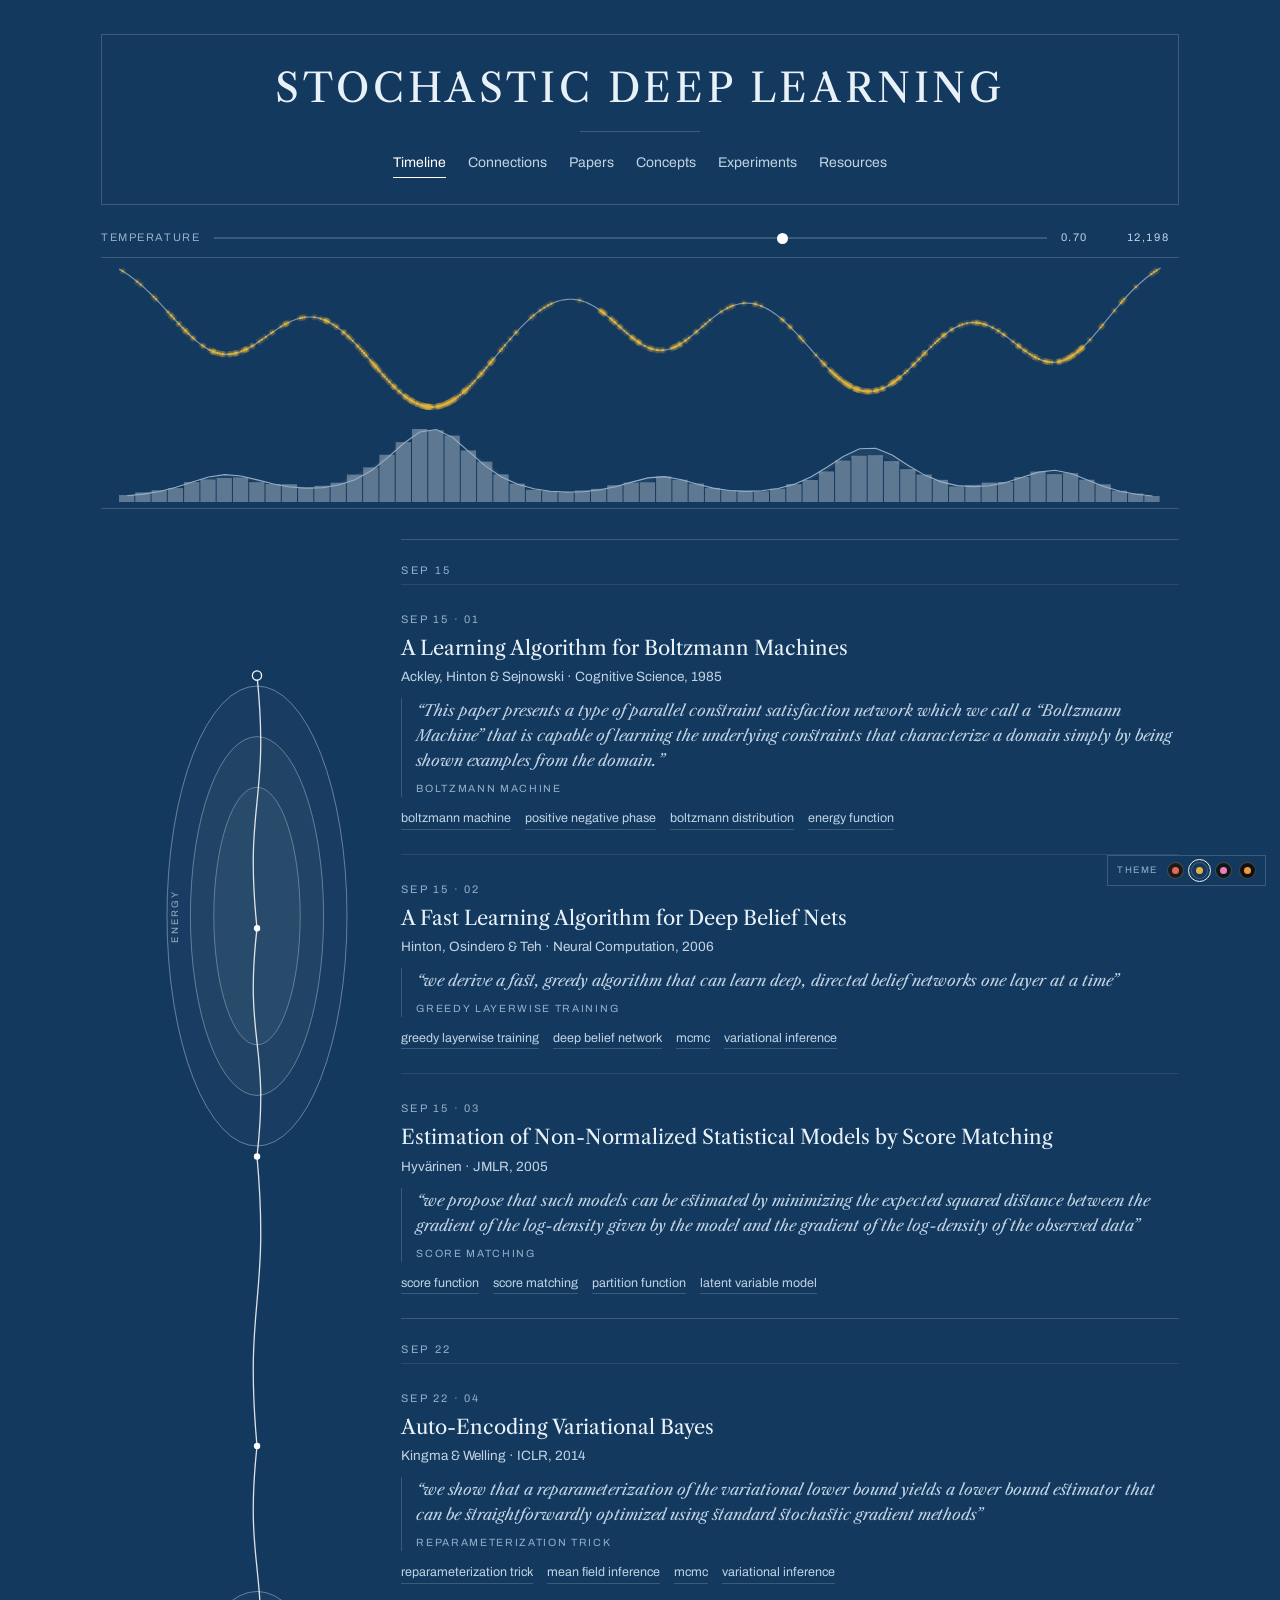
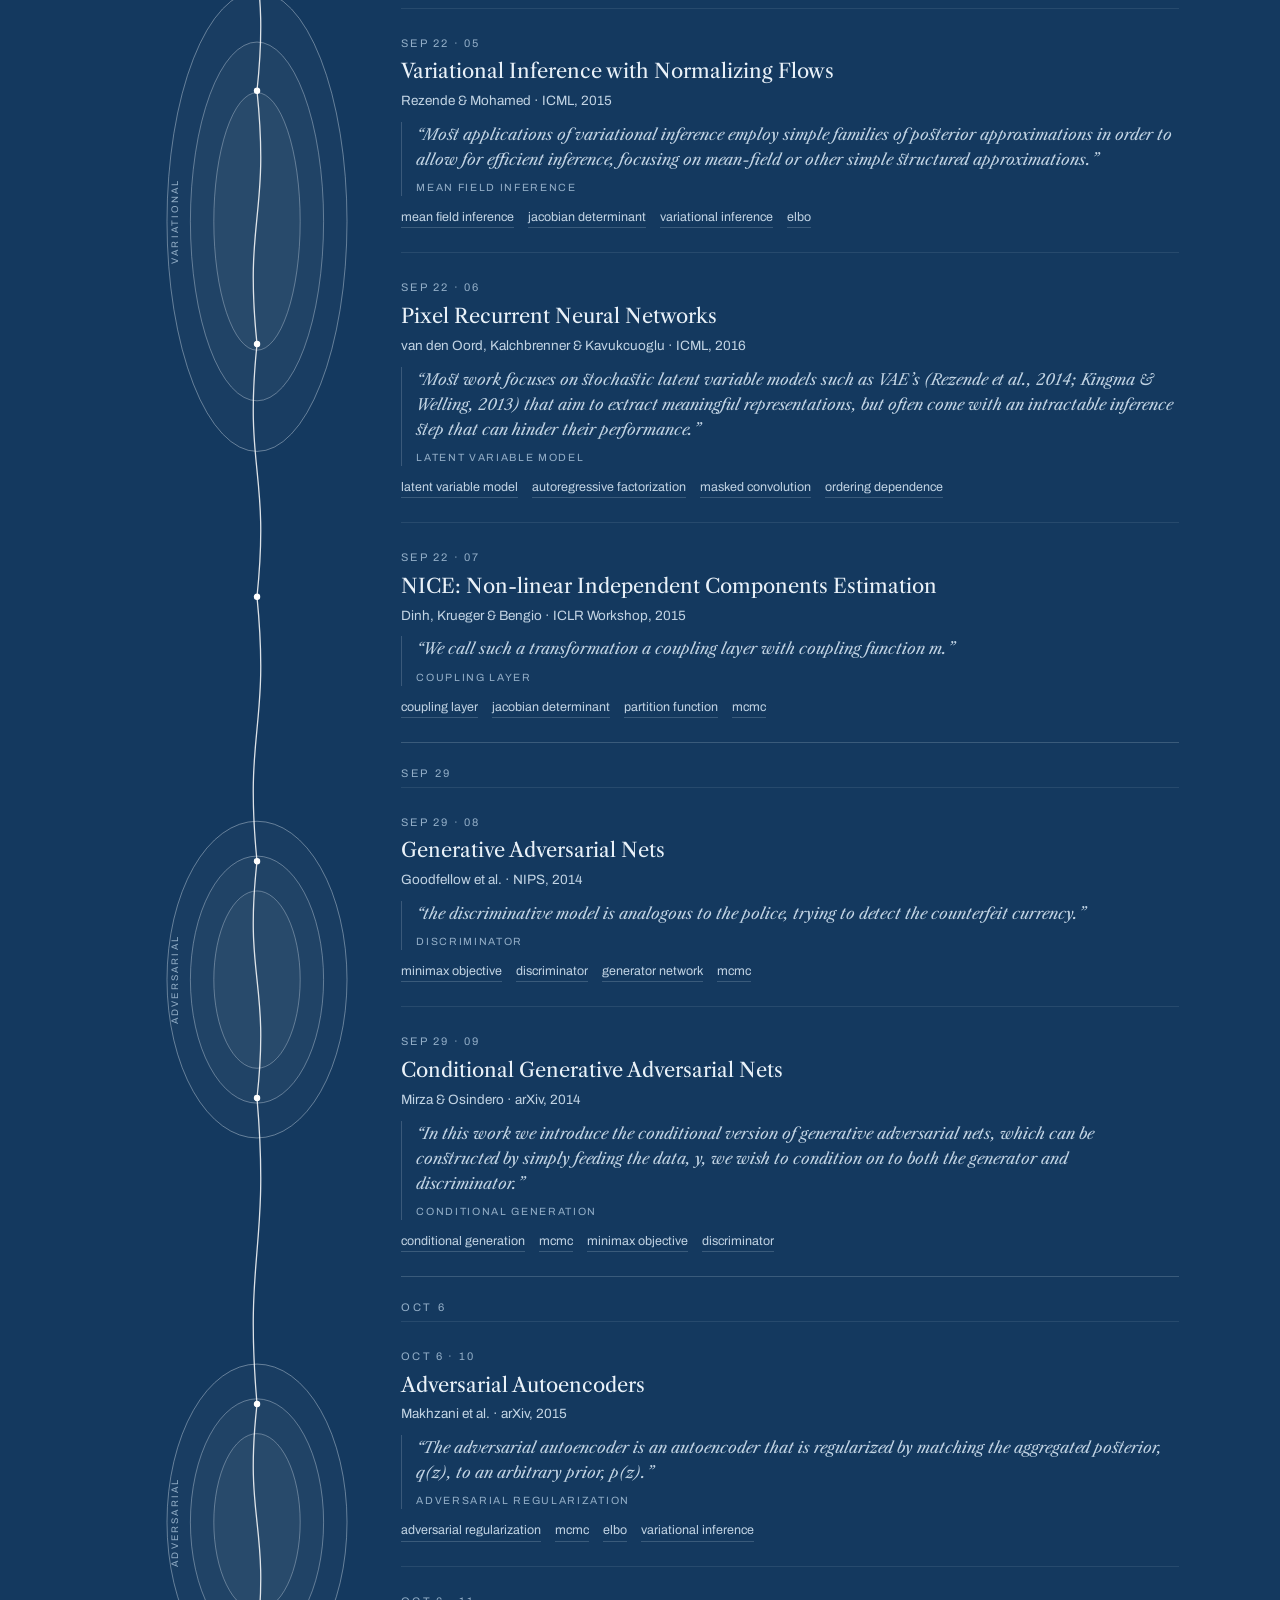
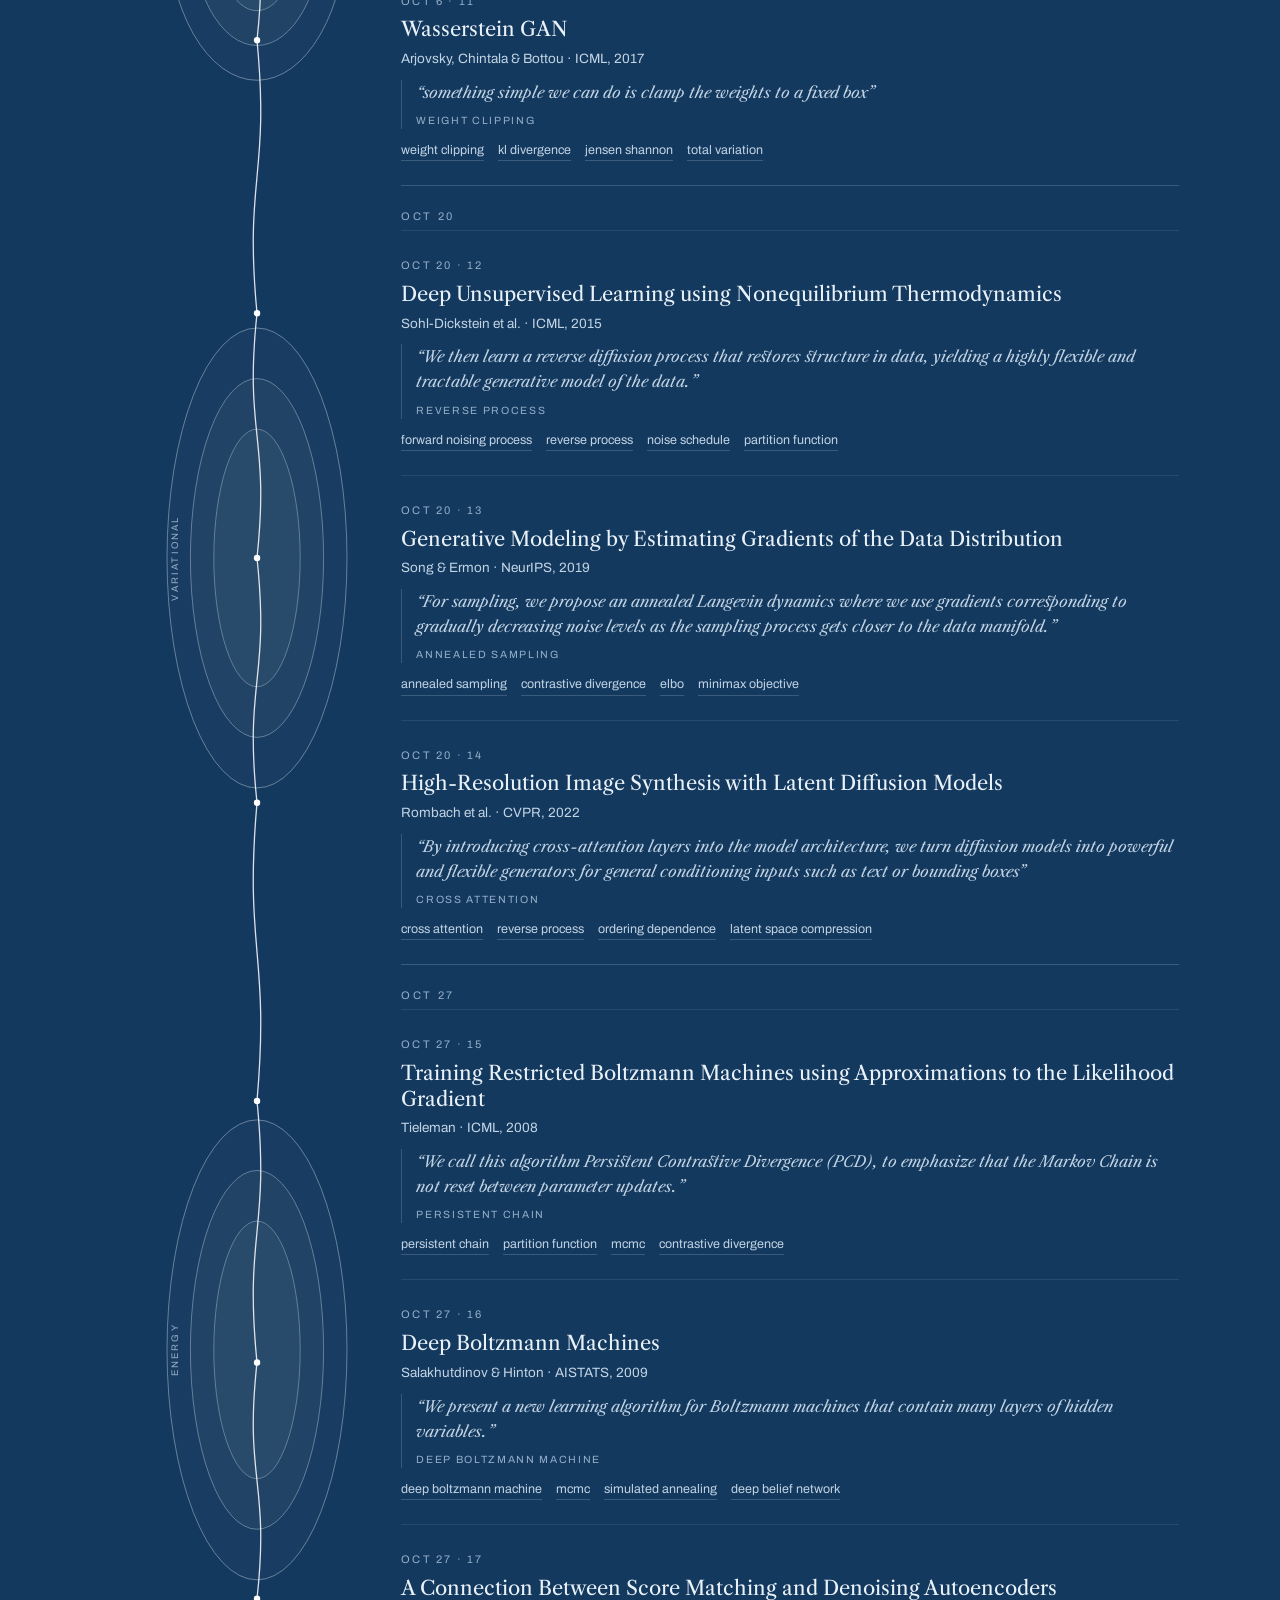
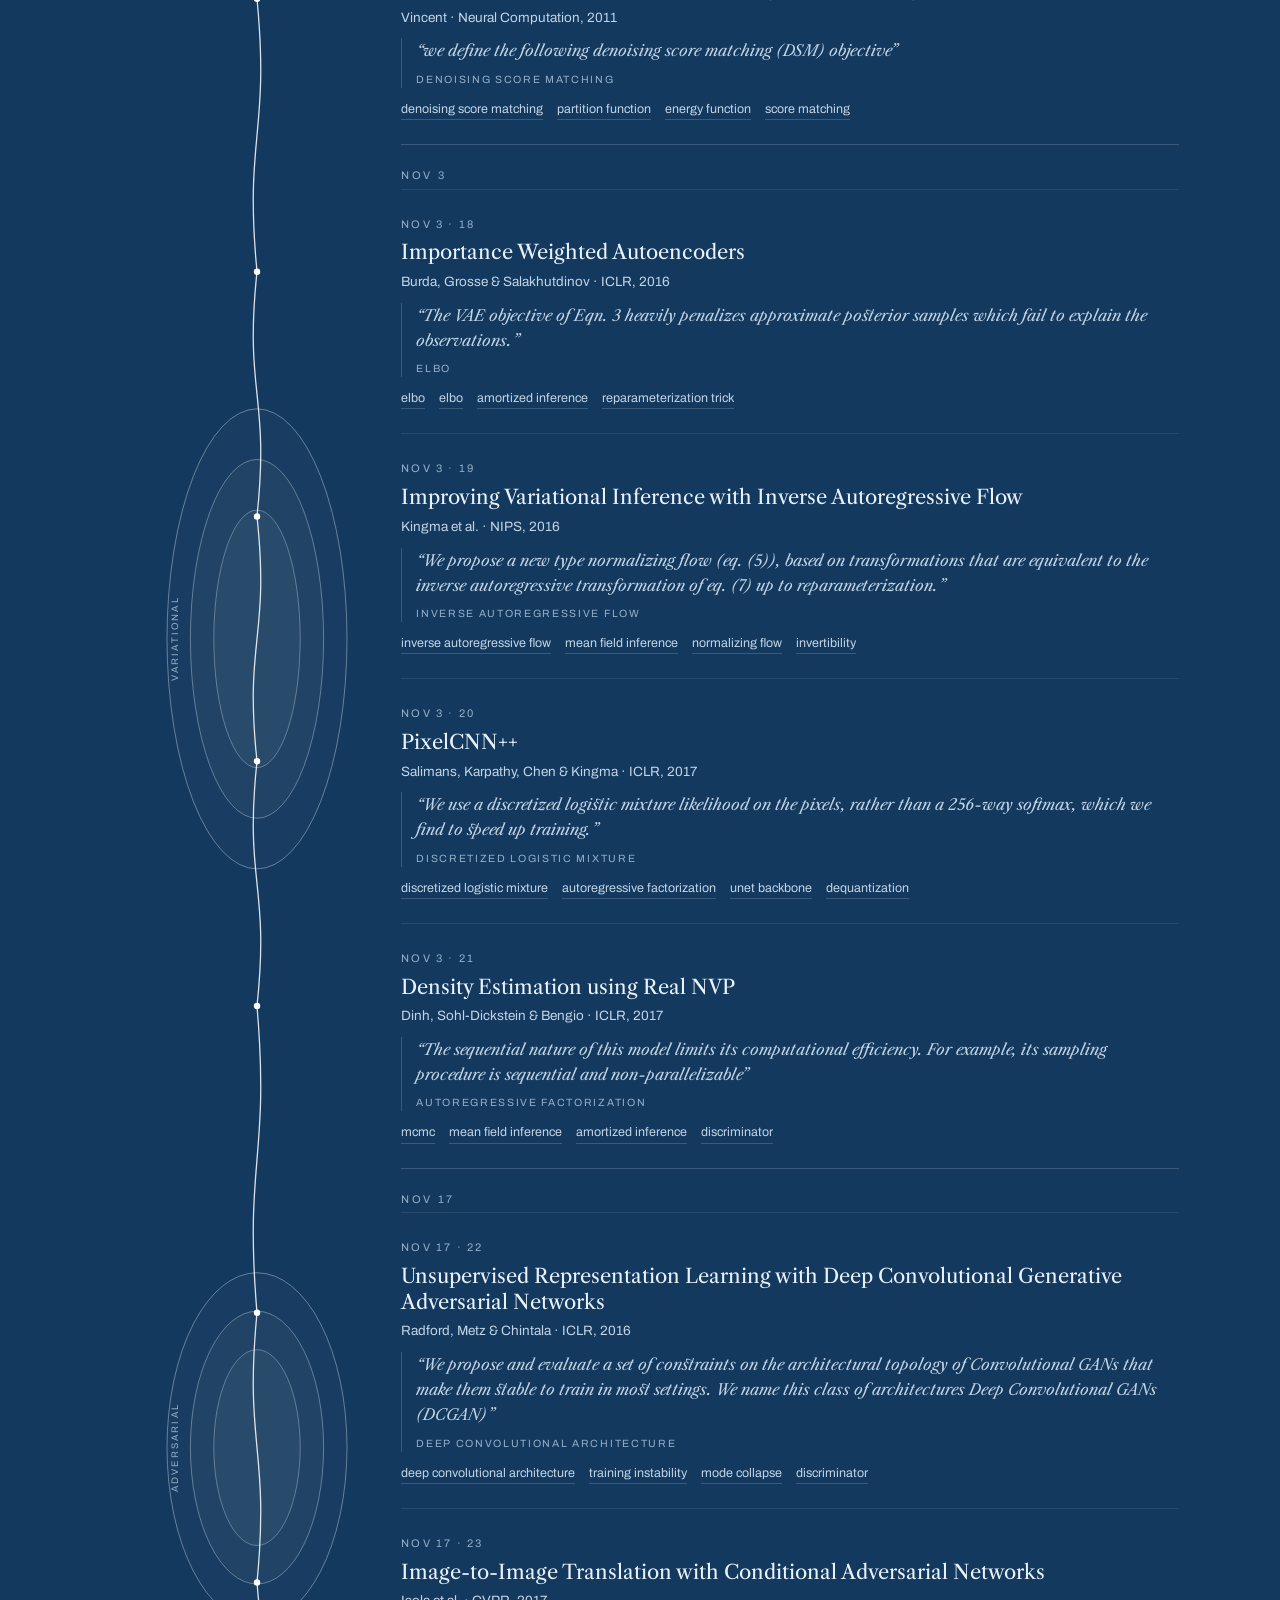
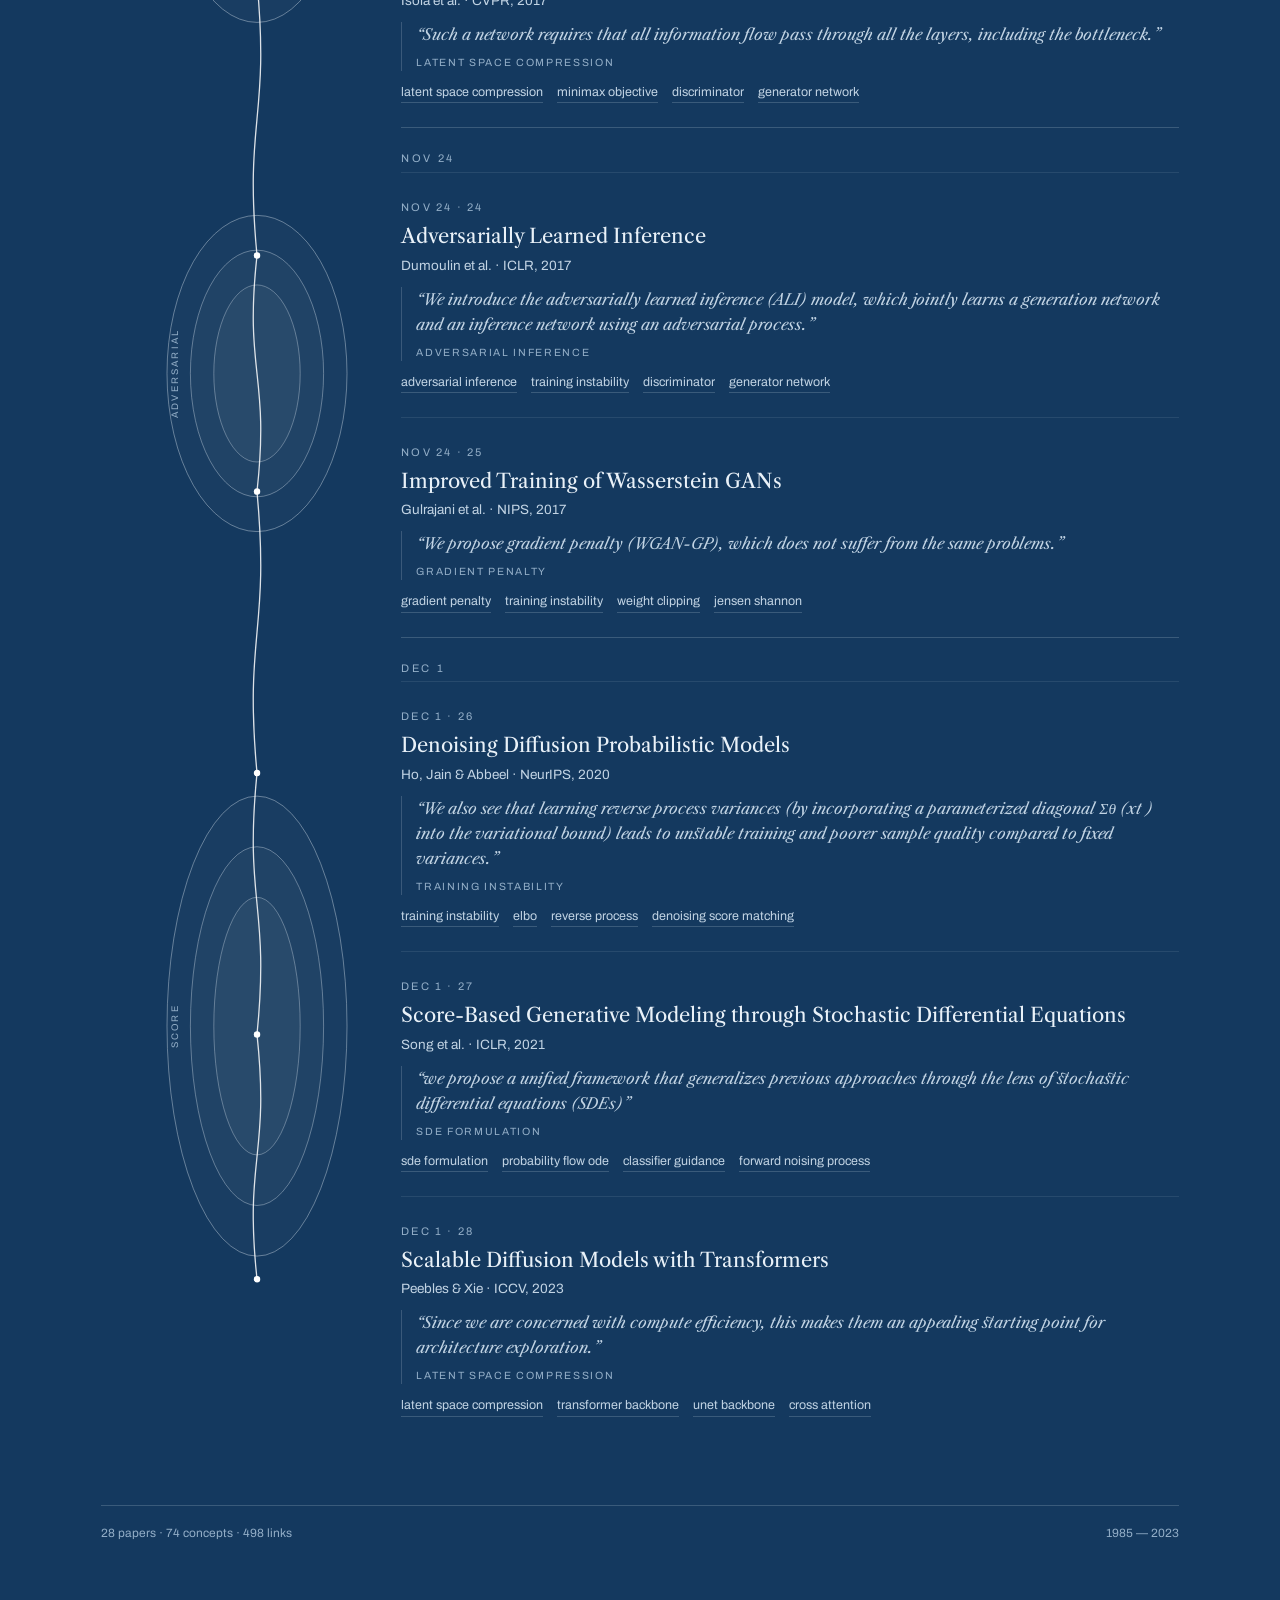
<file: index.html>
<!doctype html>
<html lang="en" data-scheme="cyanotype">
<head>
<meta charset="utf-8">
<meta name="viewport" content="width=device-width,initial-scale=1">
<title>Timeline — Stochastic deep learning</title>
<meta name="description" content="Twenty-eight papers in generative modelling, with the concepts and citations that connect them.">
<link rel="preconnect" href="https://fonts.googleapis.com">
<link rel="preconnect" href="https://fonts.gstatic.com" crossorigin>
<link href="https://fonts.googleapis.com/css2?family=Libre+Caslon+Text:ital,wght@0,400;0,700;1,400&family=Archivo:wght@400;500&display=swap" rel="stylesheet">
<link rel="stylesheet" href="assets/atlas.css?v=5d6dbfaa">
<script>
window.MathJax={
  tex:{inlineMath:[["\\(","\\)"]],displayMath:[["\\[","\\]"]],processEscapes:true},
  svg:{fontCache:"global",scale:1.0},
  options:{ignoreHtmlClass:".*",processHtmlClass:"math"},
  startup:{typeset:false}
};
</script>
<script src="assets/vendor/tex-svg-full.js?v=b5ddbe0e" id="MathJax-script" async></script>
</head>
<body><div class="plate" id="app"></div>
<script src="assets/data.js?v=22fff057"></script>
<script src="assets/atlas.js?v=e7443634"></script>
<script src="assets/profile.js?v=bf8e5c6f"></script>
<script src="assets/timeline.js?v=e0ed4c23"></script>
</body></html>
</file>
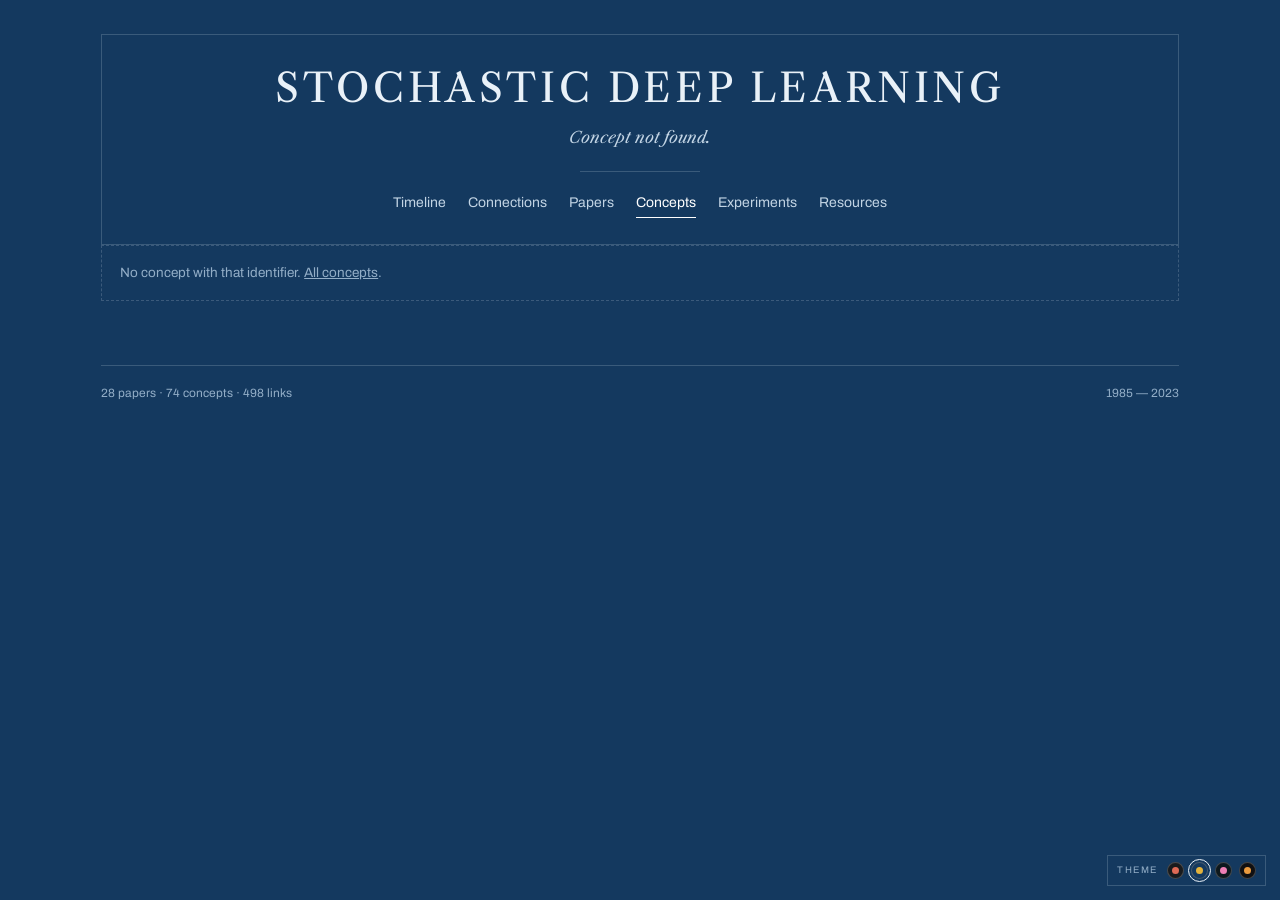
<file: concept.html>
<!doctype html>
<html lang="en" data-scheme="cyanotype">
<head>
<meta charset="utf-8">
<meta name="viewport" content="width=device-width,initial-scale=1">
<title>Concept — Stochastic deep learning</title>
<link rel="preconnect" href="https://fonts.googleapis.com">
<link rel="preconnect" href="https://fonts.gstatic.com" crossorigin>
<link href="https://fonts.googleapis.com/css2?family=Libre+Caslon+Text:ital,wght@0,400;0,700;1,400&family=Archivo:wght@400;500&display=swap" rel="stylesheet">
<link rel="stylesheet" href="assets/atlas.css?v=5d6dbfaa">
<script>
window.MathJax={
  tex:{inlineMath:[["\\(","\\)"]],displayMath:[["\\[","\\]"]],processEscapes:true},
  svg:{fontCache:"global",scale:1.0},
  options:{ignoreHtmlClass:".*",processHtmlClass:"math"},
  startup:{typeset:false}
};
</script>
<script src="assets/vendor/tex-svg-full.js?v=b5ddbe0e" id="MathJax-script" async></script>
</head>
<body><div class="plate" id="app"></div>
<script src="assets/data.js?v=22fff057"></script>
<script src="assets/atlas.js?v=e7443634"></script>
<script src="assets/concept.js?v=72514a7c"></script>
</body></html>
</file>
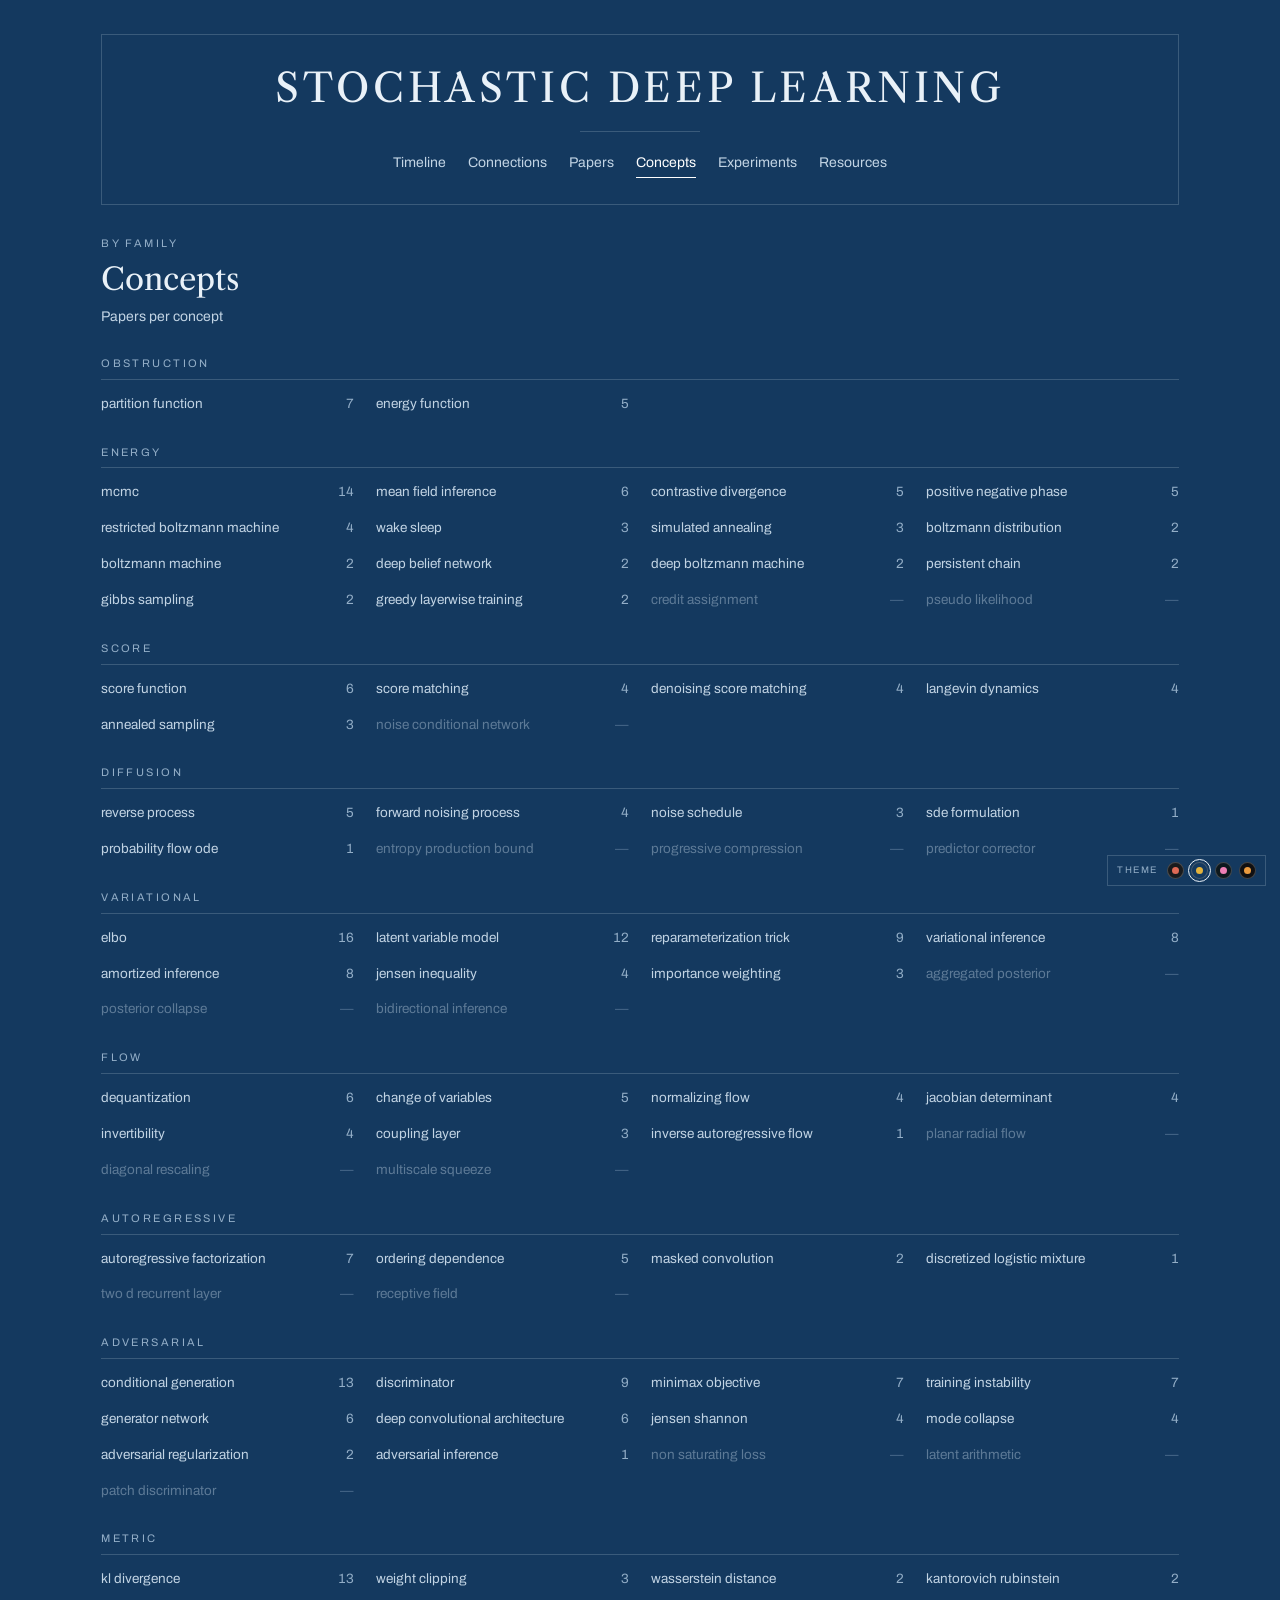
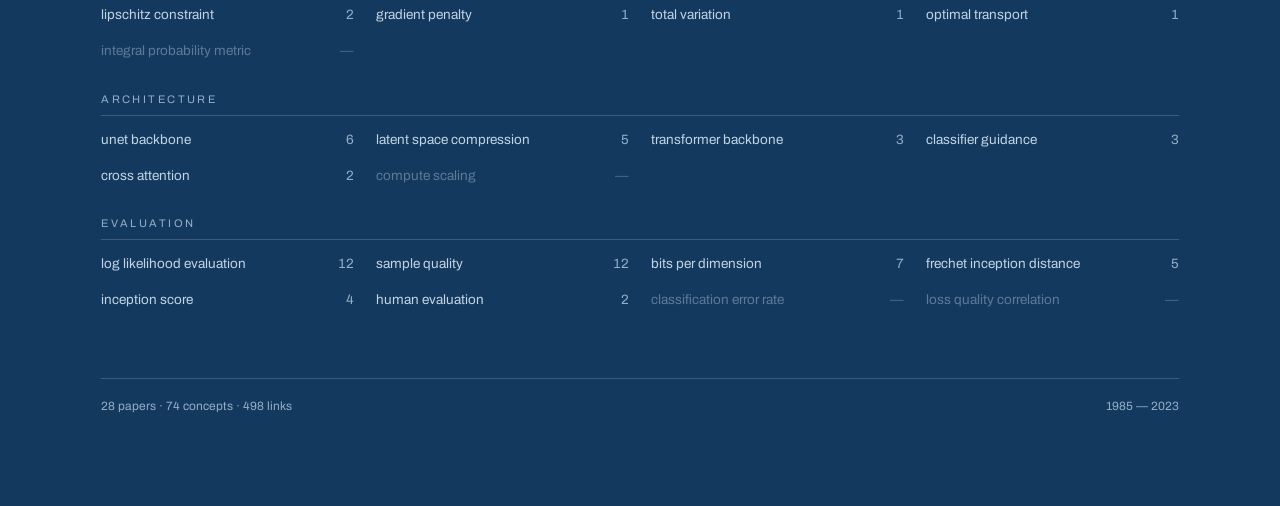
<file: concepts.html>
<!doctype html>
<html lang="en" data-scheme="cyanotype">
<head>
<meta charset="utf-8">
<meta name="viewport" content="width=device-width,initial-scale=1">
<title>Concepts — Stochastic deep learning</title>
<link rel="preconnect" href="https://fonts.googleapis.com">
<link rel="preconnect" href="https://fonts.gstatic.com" crossorigin>
<link href="https://fonts.googleapis.com/css2?family=Libre+Caslon+Text:ital,wght@0,400;0,700;1,400&family=Archivo:wght@400;500&display=swap" rel="stylesheet">
<link rel="stylesheet" href="assets/atlas.css?v=5d6dbfaa">
<script>
window.MathJax={
  tex:{inlineMath:[["\\(","\\)"]],displayMath:[["\\[","\\]"]],processEscapes:true},
  svg:{fontCache:"global",scale:1.0},
  options:{ignoreHtmlClass:".*",processHtmlClass:"math"},
  startup:{typeset:false}
};
</script>
<script src="assets/vendor/tex-svg-full.js?v=b5ddbe0e" id="MathJax-script" async></script>
</head>
<body data-list="concepts"><div class="plate" id="app"></div>
<script src="assets/data.js?v=22fff057"></script>
<script src="assets/atlas.js?v=e7443634"></script>
<script src="assets/lists.js?v=1d57d8f9"></script>
</body></html>
</file>
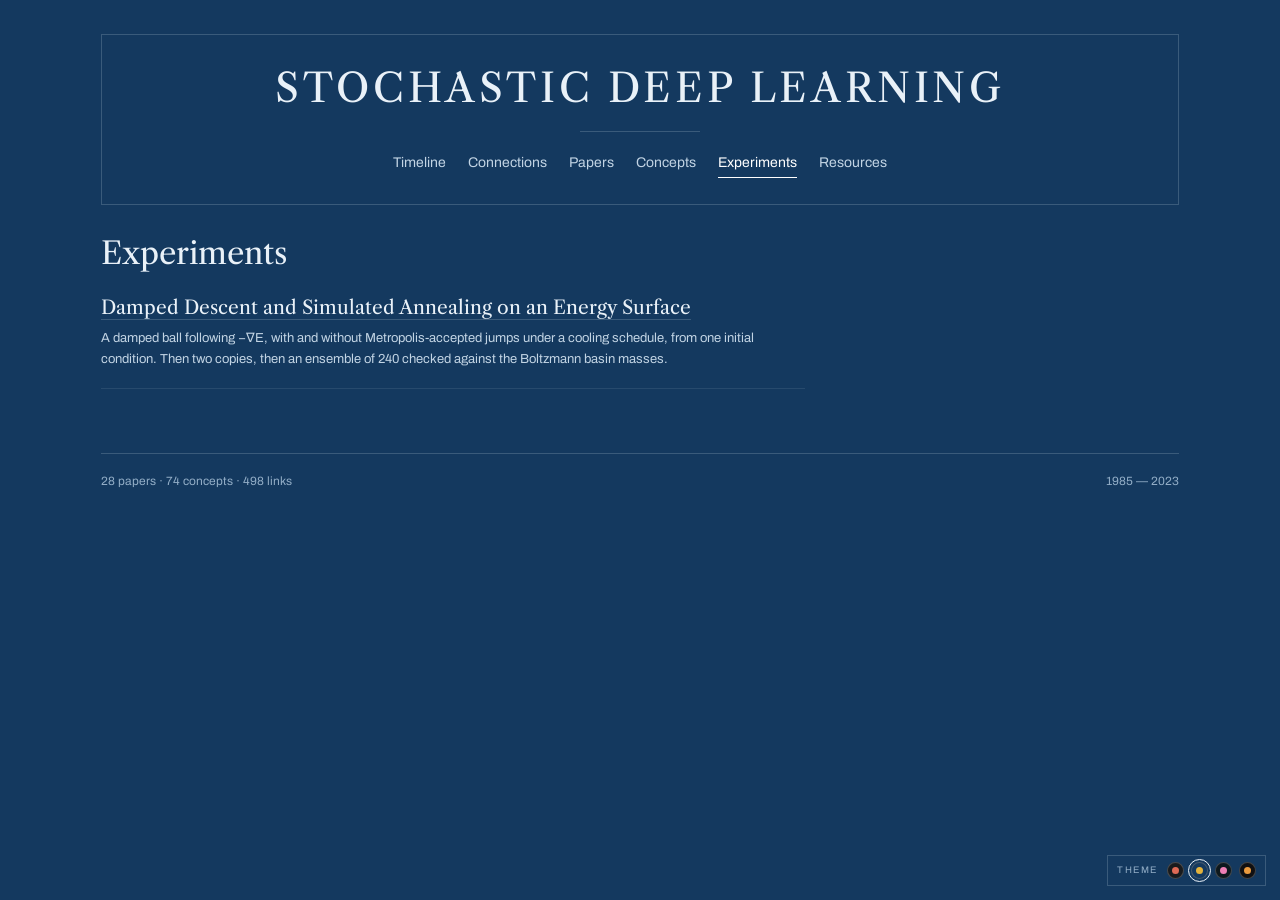
<file: experiments.html>
<!doctype html>
<html lang="en" data-scheme="cyanotype">
<head>
<meta charset="utf-8">
<meta name="viewport" content="width=device-width,initial-scale=1">
<title>Experiments — Stochastic deep learning</title>
<link rel="preconnect" href="https://fonts.googleapis.com">
<link rel="preconnect" href="https://fonts.gstatic.com" crossorigin>
<link href="https://fonts.googleapis.com/css2?family=Libre+Caslon+Text:ital,wght@0,400;0,700;1,400&family=Archivo:wght@400;500&display=swap" rel="stylesheet">
<link rel="stylesheet" href="assets/atlas.css?v=5d6dbfaa">
</head>
<body><div class="plate" id="app"></div>
<script src="assets/data.js?v=22fff057"></script>
<script src="assets/atlas.js?v=e7443634"></script>
<script src="assets/soon.js?v=63623ab4"></script>
</body></html>
</file>
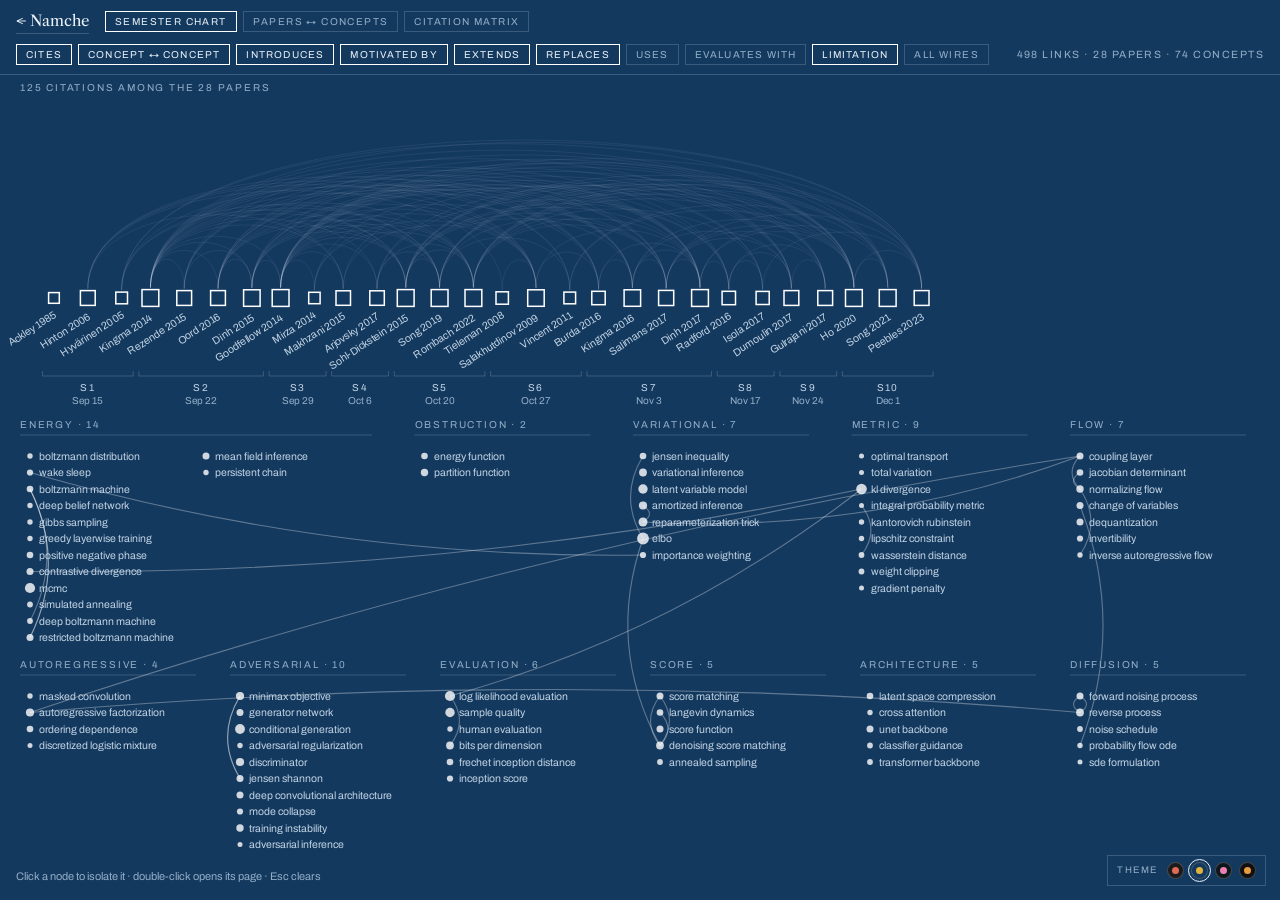
<file: network.html>
<!doctype html>
<html lang="en" data-scheme="cyanotype">
<head>
<meta charset="utf-8">
<meta name="viewport" content="width=device-width,initial-scale=1">
<title>Connections — Stochastic deep learning</title>
<link rel="preconnect" href="https://fonts.googleapis.com">
<link rel="preconnect" href="https://fonts.gstatic.com" crossorigin>
<link href="https://fonts.googleapis.com/css2?family=Libre+Caslon+Text:ital,wght@0,400;0,700;1,400&family=Archivo:wght@400;500&display=swap" rel="stylesheet">
<link rel="stylesheet" href="assets/atlas.css?v=5d6dbfaa">
</head>
<body class="netpage">
<div id="app"></div>
<script src="assets/data.js?v=22fff057"></script>
<script src="assets/atlas.js?v=e7443634"></script>
<script src="assets/graph.js?v=d7a044e7"></script>
<script src="assets/bipview.js?v=d14b5ef1"></script>
<script src="assets/graphview.js?v=03b25beb"></script>
<script src="assets/network.js?v=2e4687c6"></script>
</body></html>
</file>
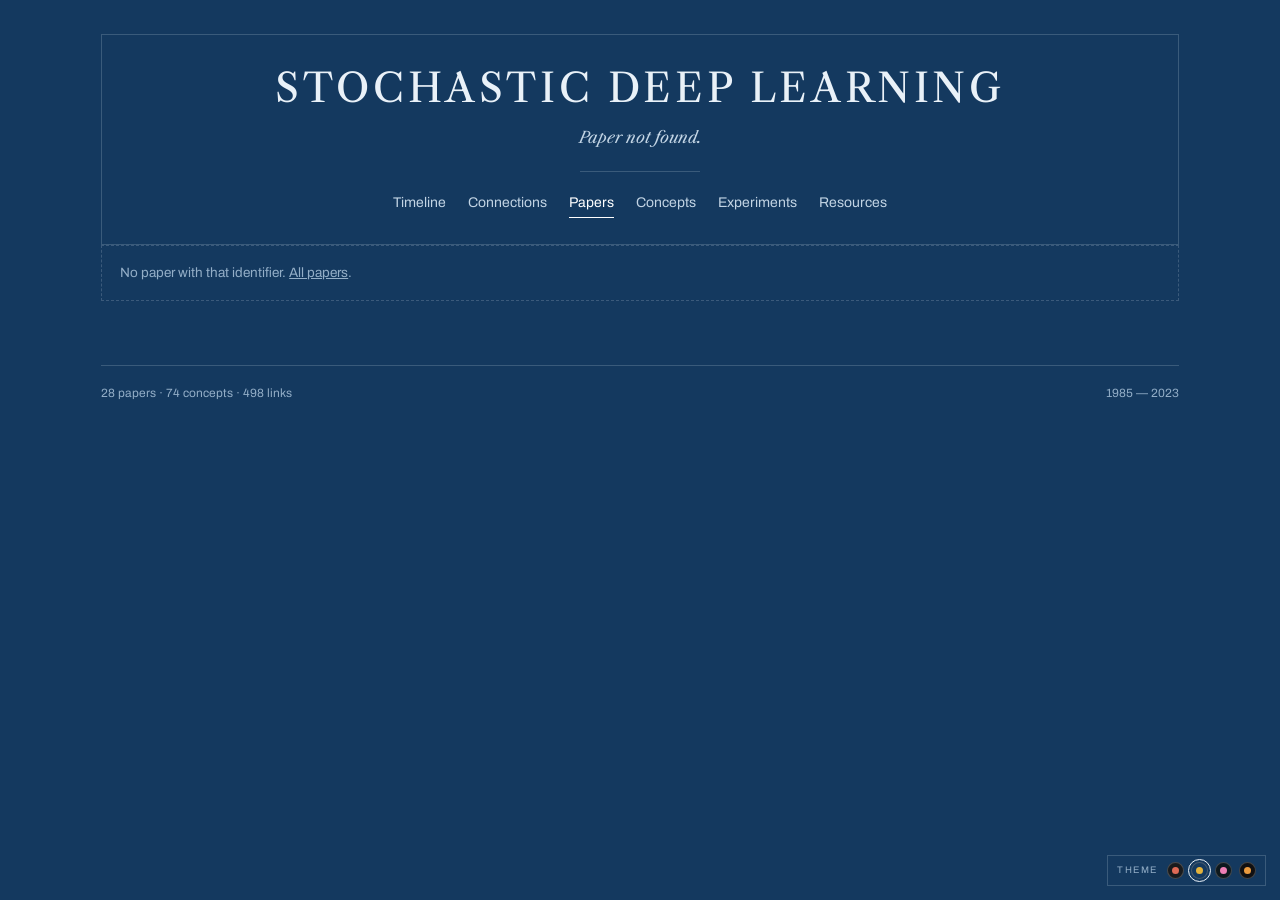
<file: paper.html>
<!doctype html>
<html lang="en" data-scheme="cyanotype">
<head>
<meta charset="utf-8">
<meta name="viewport" content="width=device-width,initial-scale=1">
<title>Paper — Stochastic deep learning</title>
<link rel="preconnect" href="https://fonts.googleapis.com">
<link rel="preconnect" href="https://fonts.gstatic.com" crossorigin>
<link href="https://fonts.googleapis.com/css2?family=Libre+Caslon+Text:ital,wght@0,400;0,700;1,400&family=Archivo:wght@400;500&display=swap" rel="stylesheet">
<link rel="stylesheet" href="assets/atlas.css?v=5d6dbfaa">
<script>
window.MathJax={
  tex:{inlineMath:[["\\(","\\)"]],displayMath:[["\\[","\\]"]],processEscapes:true},
  svg:{fontCache:"global",scale:1.0},
  options:{ignoreHtmlClass:".*",processHtmlClass:"math"},
  startup:{typeset:false}
};
</script>
<script src="assets/vendor/tex-svg-full.js?v=b5ddbe0e" id="MathJax-script" async></script>
</head>
<body><div class="plate" id="app"></div>
<script src="assets/data.js?v=22fff057"></script>
<script src="assets/atlas.js?v=e7443634"></script>
<script src="assets/graph.js?v=d7a044e7"></script>
<script src="assets/graphview.js?v=03b25beb"></script>
<script src="assets/paper.js?v=d802e99c"></script>
</body></html>
</file>
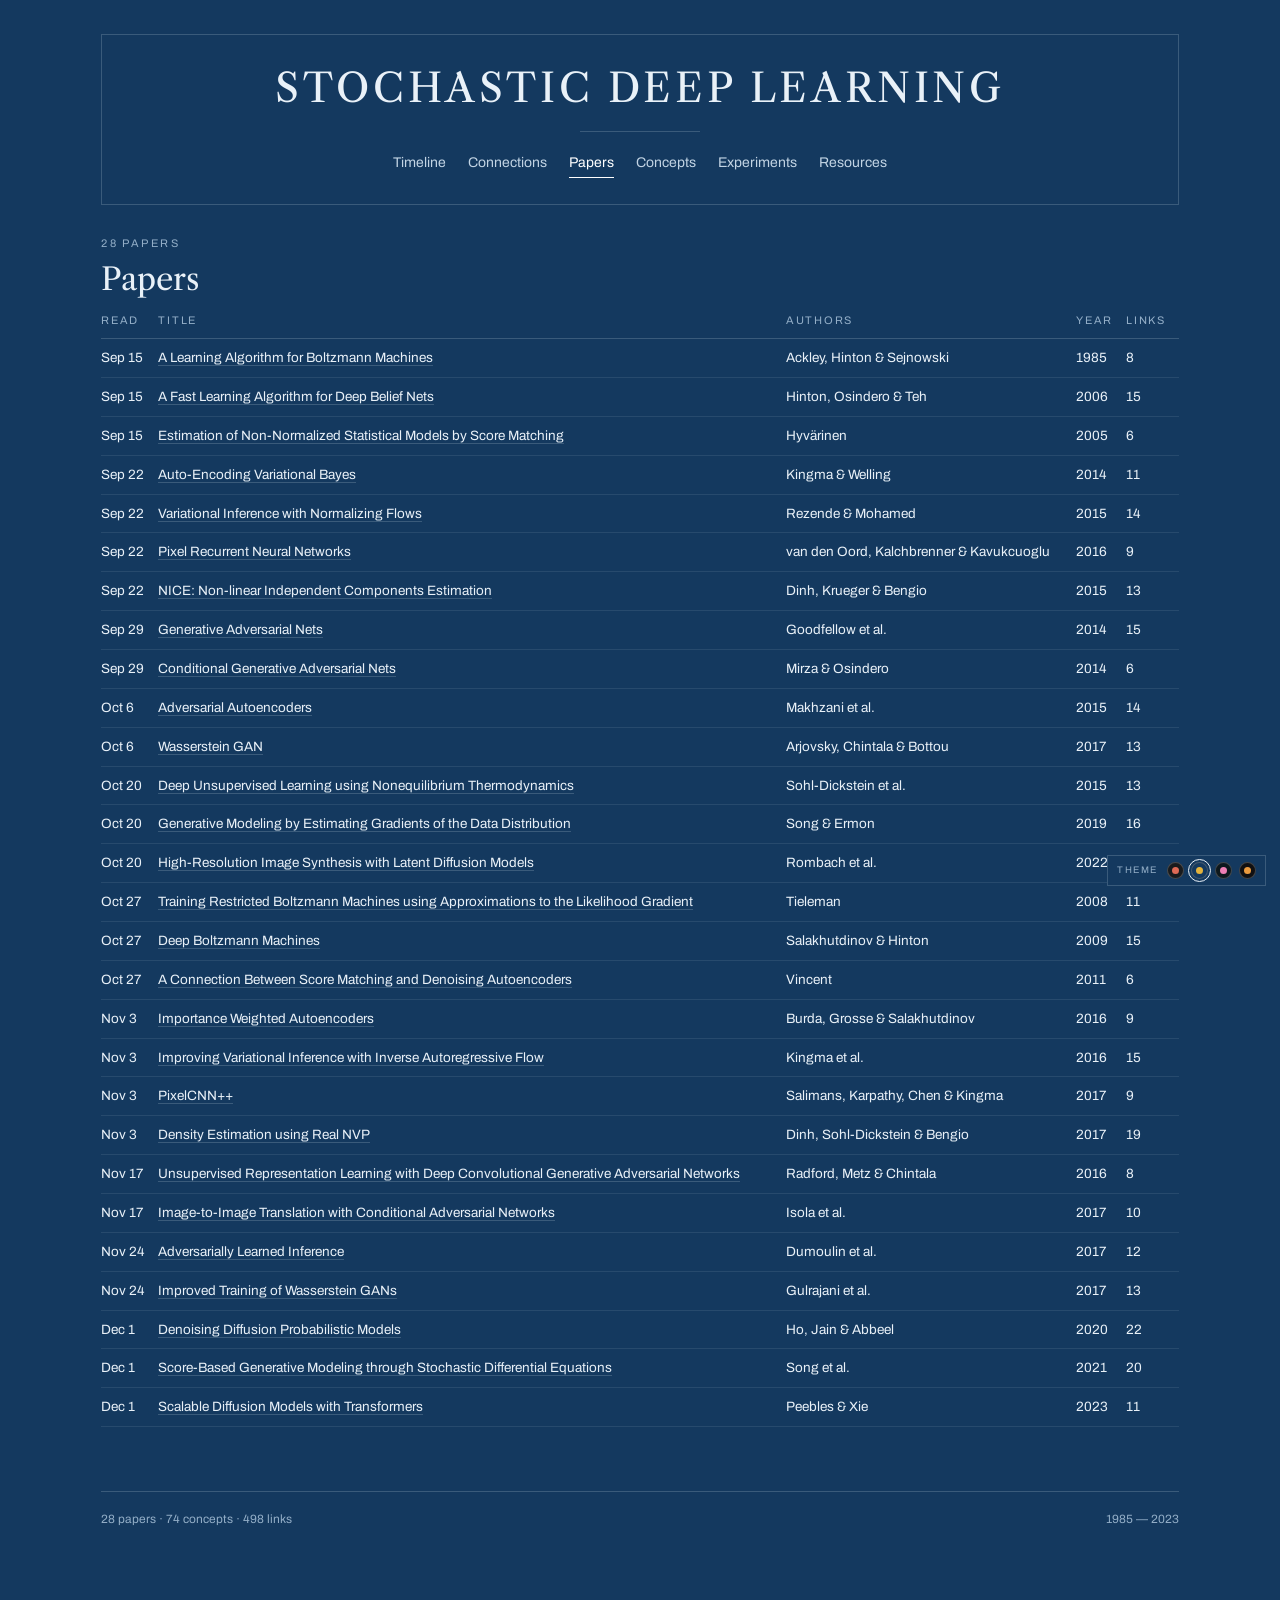
<file: papers.html>
<!doctype html>
<html lang="en" data-scheme="cyanotype">
<head>
<meta charset="utf-8">
<meta name="viewport" content="width=device-width,initial-scale=1">
<title>Papers — Stochastic deep learning</title>
<link rel="preconnect" href="https://fonts.googleapis.com">
<link rel="preconnect" href="https://fonts.gstatic.com" crossorigin>
<link href="https://fonts.googleapis.com/css2?family=Libre+Caslon+Text:ital,wght@0,400;0,700;1,400&family=Archivo:wght@400;500&display=swap" rel="stylesheet">
<link rel="stylesheet" href="assets/atlas.css?v=5d6dbfaa">
<script>
window.MathJax={
  tex:{inlineMath:[["\\(","\\)"]],displayMath:[["\\[","\\]"]],processEscapes:true},
  svg:{fontCache:"global",scale:1.0},
  options:{ignoreHtmlClass:".*",processHtmlClass:"math"},
  startup:{typeset:false}
};
</script>
<script src="assets/vendor/tex-svg-full.js?v=b5ddbe0e" id="MathJax-script" async></script>
</head>
<body data-list="papers"><div class="plate" id="app"></div>
<script src="assets/data.js?v=22fff057"></script>
<script src="assets/atlas.js?v=e7443634"></script>
<script src="assets/lists.js?v=1d57d8f9"></script>
</body></html>
</file>
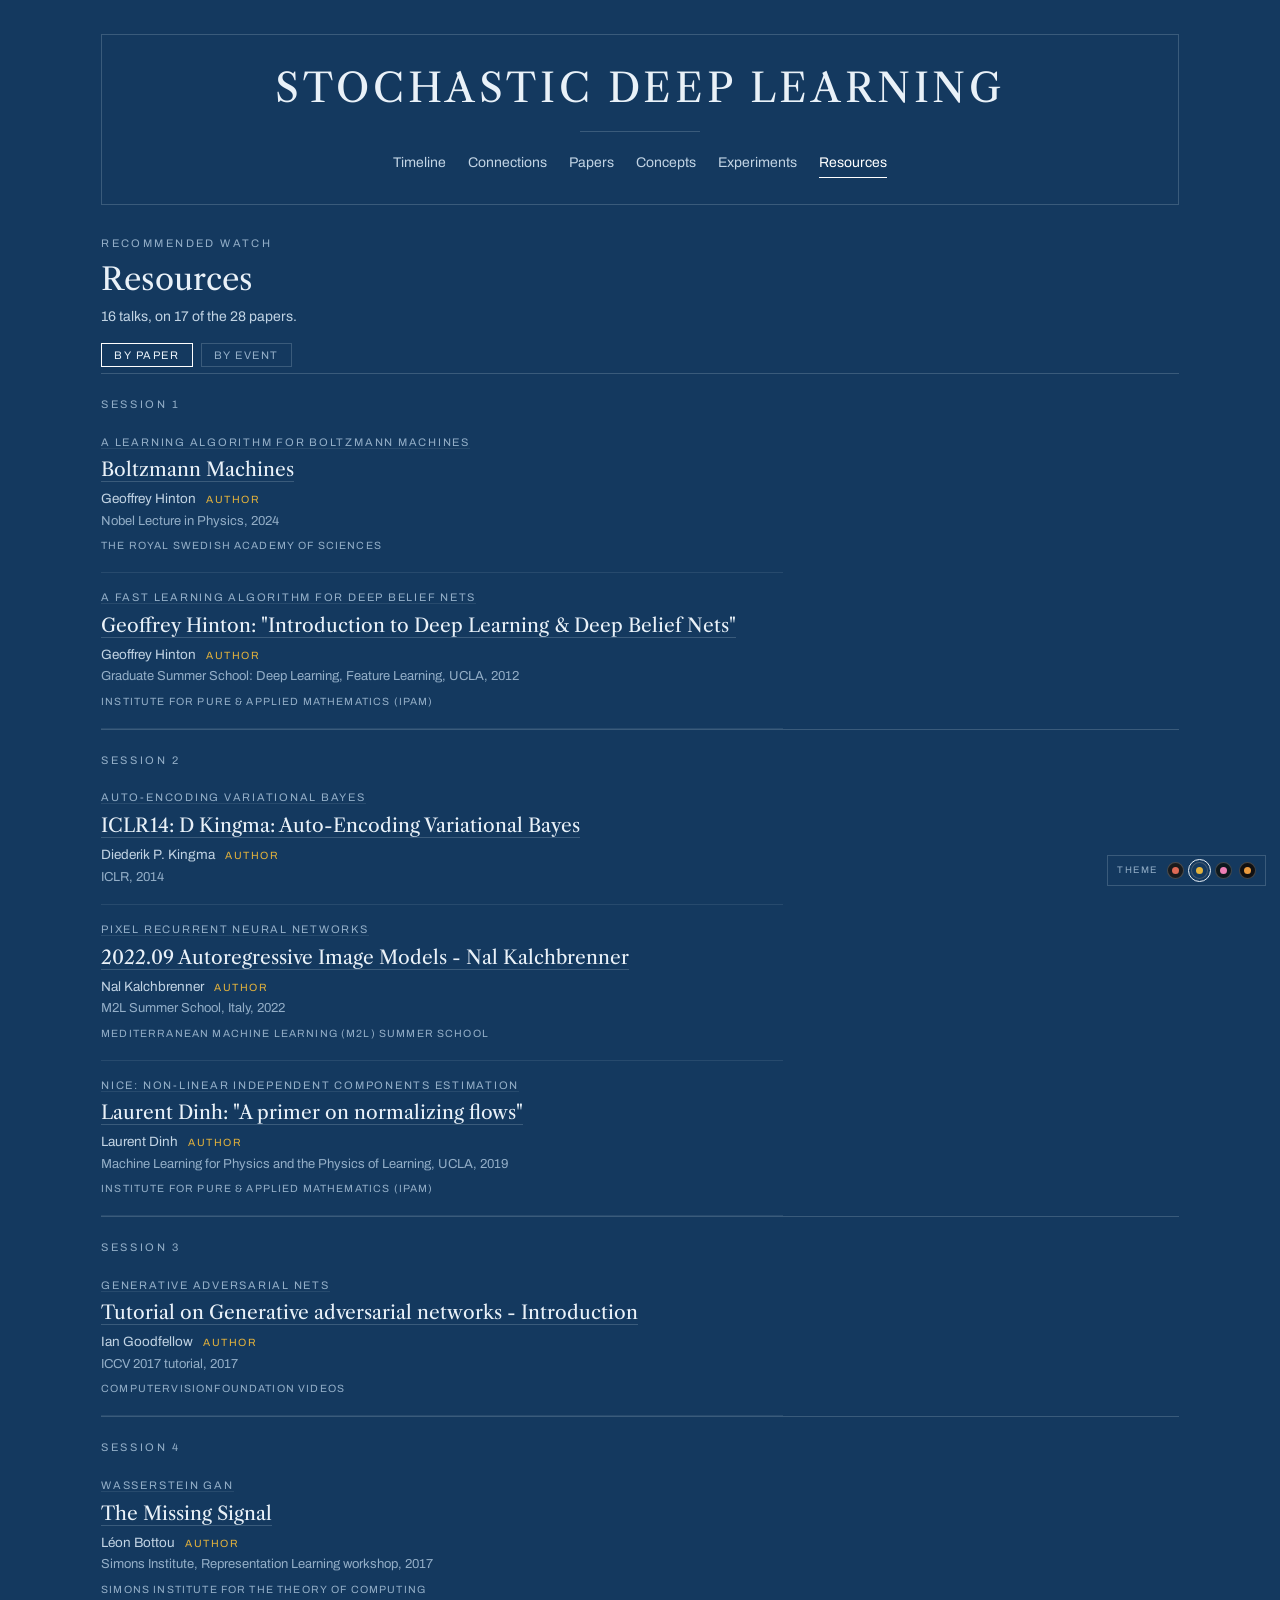
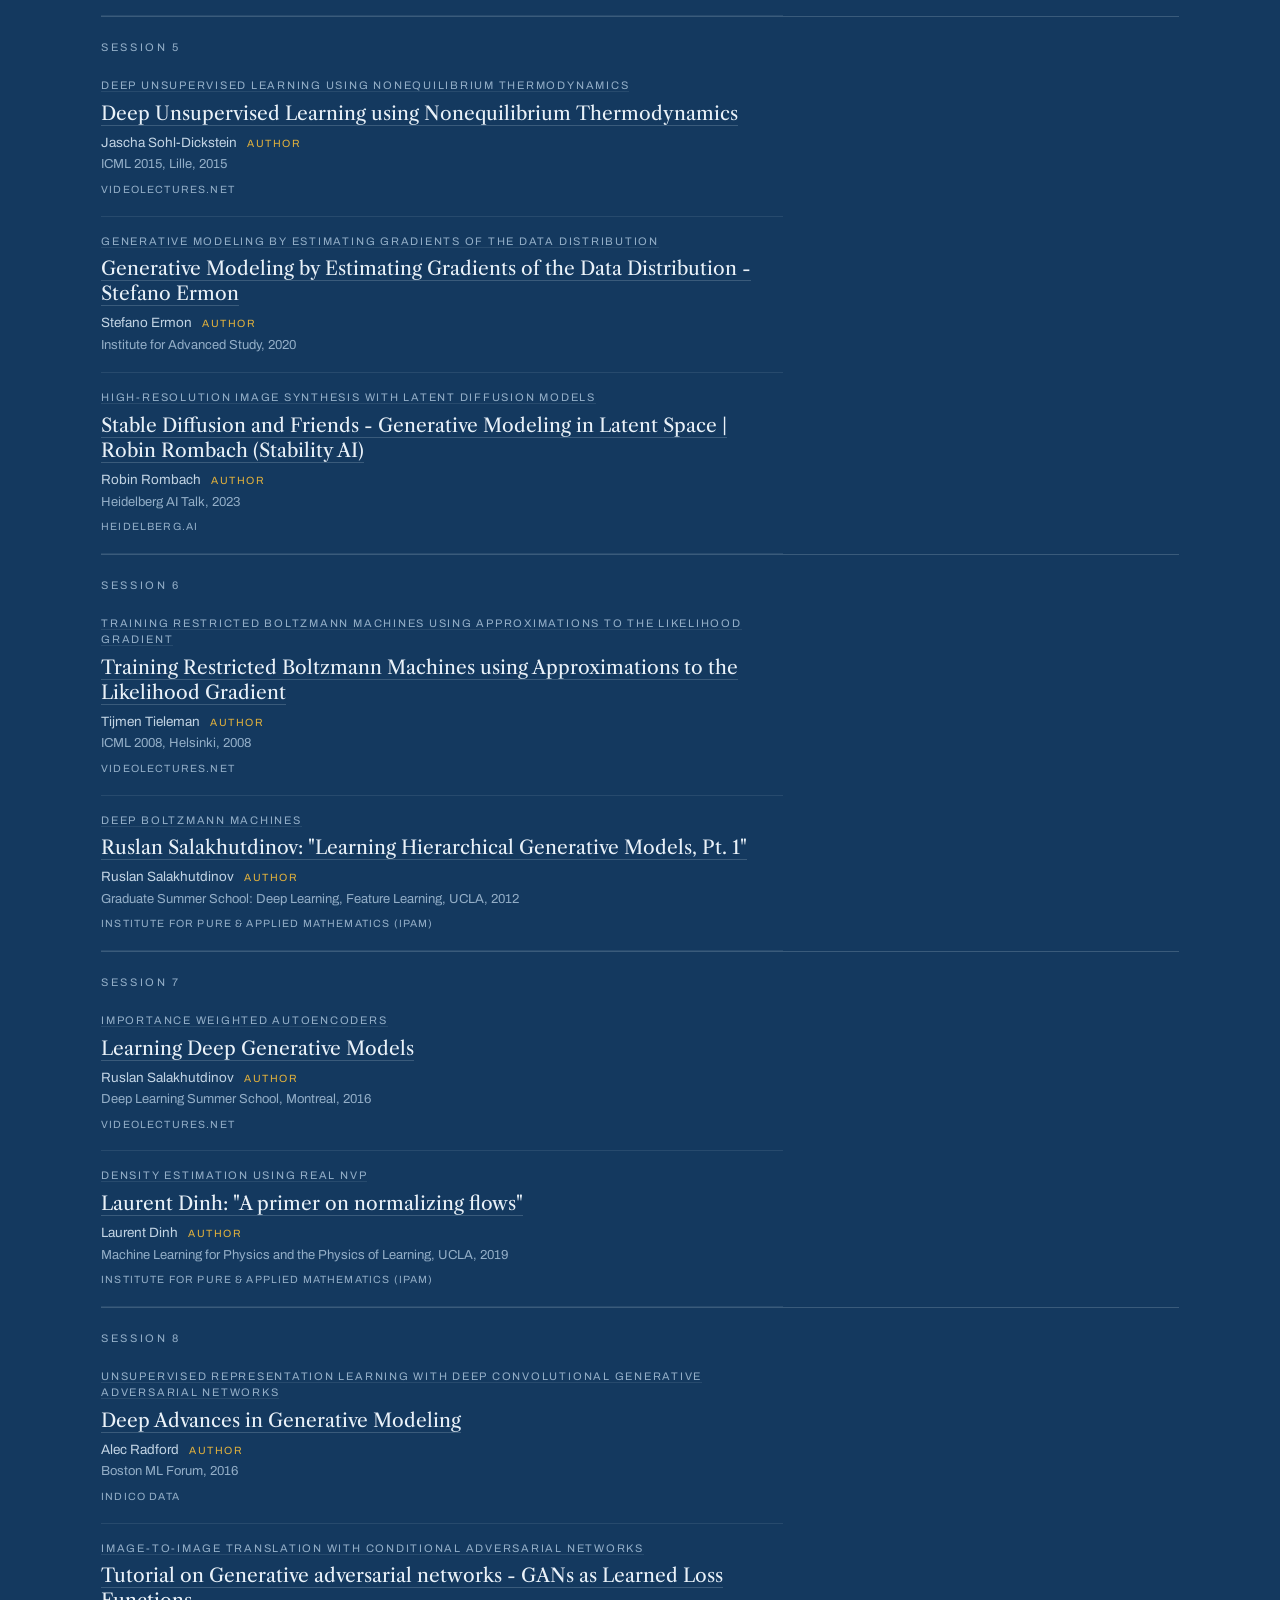
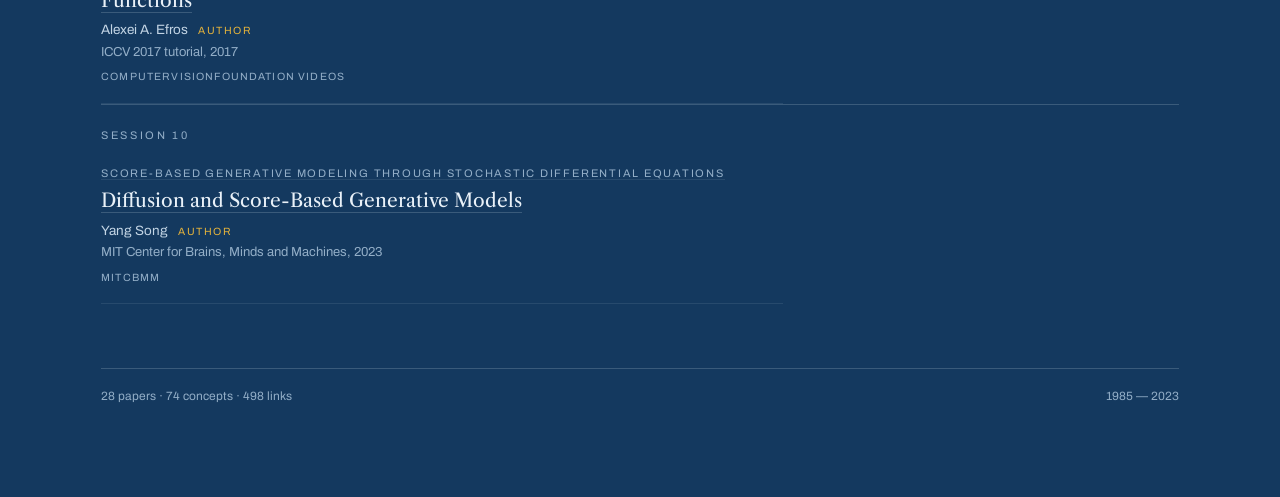
<file: resources.html>
<!doctype html>
<html lang="en" data-scheme="cyanotype">
<head>
<meta charset="utf-8">
<meta name="viewport" content="width=device-width,initial-scale=1">
<title>Resources — Stochastic deep learning</title>
<link rel="preconnect" href="https://fonts.googleapis.com">
<link rel="preconnect" href="https://fonts.gstatic.com" crossorigin>
<link href="https://fonts.googleapis.com/css2?family=Libre+Caslon+Text:ital,wght@0,400;0,700;1,400&family=Archivo:wght@400;500&display=swap" rel="stylesheet">
<link rel="stylesheet" href="assets/atlas.css?v=5d6dbfaa">
</head>
<body><div class="plate" id="app"></div>
<script src="assets/data.js?v=22fff057"></script>
<script src="assets/atlas.js?v=e7443634"></script>
<script src="assets/resources.js?v=c3465553"></script>
</body></html>
</file>
<file: assets/atlas.css>
:root{
  --paper:#f1f1ef; --ink:#1e2022; --ink-soft:#54585c; --ink-faint:#666b70;
  --etch:rgba(30,32,34,.5); --rule:rgba(30,32,34,.16); --rule-soft:rgba(30,32,34,.08);
  --route:#b0392c; --basin:rgba(176,57,44,.07);
  --r0s:var(--etch); --r1s:var(--etch); --r2s:var(--etch);
  --r0f:transparent; --r1f:transparent; --r2f:transparent;
  --spark:#b0392c;
  --serif:"Libre Caslon Text","Iowan Old Style",Georgia,serif;
  --sans:"Archivo","Helvetica Neue",Arial,sans-serif;
  --zone:clamp(200px,24vw,300px);
}
@media (prefers-color-scheme:dark){ :root:not([data-theme="light"]){
  --paper:#191b1d; --ink:#e8e9ea; --ink-soft:#b4b7ba; --ink-faint:#95999d;
  --etch:rgba(232,233,234,.45); --rule:rgba(232,233,234,.15); --rule-soft:rgba(232,233,234,.07);
  --route:#e06a55; --basin:rgba(224,106,85,.08); --spark:#e06a55;
}}
:root[data-scheme="cyanotype"]{
  --paper:#14395f; --ink:#e9f1f8; --ink-soft:#c2d4e4; --ink-faint:#93aec7;
  --etch:rgba(233,241,248,.5); --rule:rgba(233,241,248,.18); --rule-soft:rgba(233,241,248,.09);
  --route:#ffffff; --basin:rgba(255,255,255,.08); --spark:#e3b23c;
  --r0s:var(--etch); --r1s:var(--etch); --r2s:var(--etch);
  --r0f:rgba(255,255,255,.025); --r1f:rgba(255,255,255,.04); --r2f:rgba(255,255,255,.055);
}
:root[data-scheme="bathy"]{
  --paper:#edf4f3; --ink:#14343c; --ink-soft:#47646c; --ink-faint:#567076;
  --etch:rgba(20,52,60,.45); --rule:rgba(20,52,60,.16); --rule-soft:rgba(20,52,60,.08);
  --route:#a62d62; --basin:rgba(23,94,124,.10); --spark:#a62d62;
  --r0s:rgba(23,94,124,.4); --r1s:rgba(23,94,124,.5); --r2s:rgba(23,94,124,.6);
  --r0f:rgba(23,94,124,.05); --r1f:rgba(23,94,124,.08); --r2f:rgba(23,94,124,.12);
}
@media (prefers-color-scheme:dark){ :root[data-scheme="bathy"]:not([data-theme="light"]){
  --paper:#0d181d; --ink:#dfe9ec; --ink-soft:#a8bcc2; --ink-faint:#7f959c;
  --etch:rgba(223,233,236,.42); --rule:rgba(223,233,236,.15); --rule-soft:rgba(223,233,236,.07);
  --route:#ee7fb4; --basin:rgba(107,178,214,.10); --spark:#ee7fb4;
  --r0s:rgba(107,178,214,.35); --r1s:rgba(107,178,214,.45); --r2s:rgba(107,178,214,.55);
  --r0f:rgba(107,178,214,.05); --r1f:rgba(107,178,214,.09); --r2f:rgba(107,178,214,.13);
}}
:root[data-scheme="thermal"]{
  --paper:#101012; --ink:#ece9e4; --ink-soft:#b8b4ad; --ink-faint:#918d85;
  --etch:rgba(236,233,228,.32); --rule:rgba(236,233,228,.14); --rule-soft:rgba(236,233,228,.07);
  --route:#9fd8e0; --basin:rgba(235,155,63,.08); --spark:#eb9b3f;
  --r0s:#9c3722; --r1s:#c65f22; --r2s:#eb9b3f;
  --r0f:rgba(156,55,34,.06); --r1f:rgba(198,95,34,.08); --r2f:rgba(235,155,63,.11);
}

*{ margin:0; padding:0; box-sizing:border-box; }
html{ font-size:17px; -webkit-text-size-adjust:100%; }
body{ background:var(--paper); color:var(--ink); font-family:var(--serif);
  line-height:1.62; -webkit-font-smoothing:antialiased; }
.plate{ max-width:1180px; margin:0 auto; padding:34px clamp(18px,4vw,54px) 90px; }
a{ color:inherit; }
a:focus-visible,button:focus-visible,input:focus-visible{ outline:2px solid var(--route); outline-offset:3px; }

/* masthead ---------------------------------------------------------------- */
.cartouche{ border:1px solid var(--rule); padding:30px 26px 26px; text-align:center; }
.cartouche .eyebrow{ font-family:var(--sans); font-size:11px; letter-spacing:.3em;
  text-transform:uppercase; color:var(--ink-faint); margin-bottom:14px; }
.cartouche h1{ font-size:clamp(26px,4.4vw,40px); font-weight:400; letter-spacing:.09em;
  text-transform:uppercase; line-height:1.14; }
.cartouche .dek{ font-style:italic; color:var(--ink-soft); max-width:44ch; margin:14px auto 0;
  font-size:16px; }
.cartouche hr{ border:0; border-top:1px solid var(--rule); width:120px; margin:20px auto; }
nav{ font-family:var(--sans); font-size:14px; display:flex; gap:22px; justify-content:center; flex-wrap:wrap; }
nav a{ text-decoration:none; color:var(--ink-soft); padding-bottom:3px; }
nav a:hover{ color:var(--ink); }
nav a[aria-current="page"]{ color:var(--route); border-bottom:1px solid var(--route); }

.schemes{ display:flex; gap:20px; margin:24px 0 0; font-family:var(--sans);
  font-size:11px; letter-spacing:.18em; text-transform:uppercase; flex-wrap:wrap; }
.schemes button{ background:none; border:0; color:var(--ink-faint); cursor:pointer;
  font:inherit; letter-spacing:inherit; padding:2px 0; }
.schemes button[aria-pressed="true"]{ color:var(--ink); border-bottom:1px solid var(--route); }

/* the elevation bench ----------------------------------------------------- */
.profile{ margin:24px 0 30px; }
.profile .bar{ display:flex; align-items:center; gap:14px; flex-wrap:wrap;
  font-family:var(--sans); font-size:11px; letter-spacing:.14em; text-transform:uppercase;
  color:var(--ink-faint); margin:0 0 10px; }
.profile input[type=range]{ flex:1 1 190px; min-width:150px; height:2px; -webkit-appearance:none;
  appearance:none; background:var(--rule); outline:none; }
.profile input[type=range]::-webkit-slider-thumb{ -webkit-appearance:none; appearance:none;
  width:11px; height:11px; border-radius:50%; background:var(--route); cursor:pointer; }
.profile input[type=range]::-moz-range-thumb{ width:11px; height:11px; border-radius:50%;
  background:var(--route); border:0; cursor:pointer; }
.profile .val{ font-variant-numeric:tabular-nums; color:var(--ink-soft); min-width:52px; }
.profile figure{ border-top:1px solid var(--rule); border-bottom:1px solid var(--rule); }
.profile canvas{ display:block; width:100%; height:250px; }
@media (max-width:860px){ .profile canvas{ height:200px; } }

/* timeline ---------------------------------------------------------------- */
.map{ position:relative; margin-top:14px; }
.map svg.terrain{ position:absolute; inset:0; width:var(--zone); height:100%; pointer-events:none; }
.route{ list-style:none; margin-left:var(--zone); }
.stop{ padding:26px 0 24px; border-top:1px solid var(--rule-soft); position:relative; }
.stop:first-child{ border-top:0; }
.stop .meta{ font-family:var(--sans); font-size:11px; letter-spacing:.2em;
  text-transform:uppercase; color:var(--ink-faint); margin-bottom:7px; }
.stop h3{ font-size:20px; font-weight:400; line-height:1.28; }
.stop h3 a{ text-decoration:none; }
.stop h3 a:hover{ color:var(--route); }
.stop .au{ font-family:var(--sans); font-size:13.5px; color:var(--ink-soft); margin-top:5px; }
.stop blockquote{ font-style:italic; color:var(--ink-soft); margin-top:10px;
  padding-left:14px; border-left:1px solid var(--rule); font-size:15.5px; }
.stop blockquote cite{ display:block; font-style:normal; font-family:var(--sans);
  font-size:10.5px; letter-spacing:.16em; text-transform:uppercase; color:var(--ink-faint); margin-top:7px; }
.chips{ margin-top:11px; display:flex; flex-wrap:wrap; gap:7px 14px;
  font-family:var(--sans); font-size:12.5px; }
.chips a{ color:var(--ink-soft); text-decoration:none; border-bottom:1px solid var(--rule); }
.chips a:hover{ color:var(--route); border-color:var(--route); }
.sessmark{ font-family:var(--sans); font-size:11px; letter-spacing:.24em; text-transform:uppercase;
  color:var(--ink-faint); padding:22px 0 4px; border-top:1px solid var(--rule); }

/* generic content --------------------------------------------------------- */
.head{ margin:30px 0 6px; }
.head .kicker{ font-family:var(--sans); font-size:11px; letter-spacing:.22em;
  text-transform:uppercase; color:var(--ink-faint); }
.head h2{ font-size:clamp(22px,3.2vw,31px); font-weight:400; line-height:1.2; margin-top:8px; }
.head .sub{ font-family:var(--sans); font-size:14px; color:var(--ink-soft); margin-top:8px; }
.cols{ display:grid; grid-template-columns:minmax(0,1fr); gap:34px; margin-top:26px; }
@media (min-width:900px){ .cols.two{ grid-template-columns:minmax(0,1.55fr) minmax(0,1fr); } }
h4.sec{ font-family:var(--sans); font-size:11px; letter-spacing:.22em; text-transform:uppercase;
  color:var(--ink-faint); font-weight:400; margin:26px 0 10px; padding-bottom:6px;
  border-bottom:1px solid var(--rule); }
.edge{ padding:14px 0; border-bottom:1px solid var(--rule-soft); }
.edge .rel{ font-family:var(--sans); font-size:10.5px; letter-spacing:.16em; text-transform:uppercase;
  color:var(--route); }
.edge .to{ font-size:17px; }
.edge .to a{ text-decoration:none; border-bottom:1px solid var(--rule); }
.edge .note{ font-family:var(--sans); font-size:13px; color:var(--ink-soft); margin-top:3px; }
.passage{ margin-top:9px; font-size:15px; color:var(--ink-faint); line-height:1.6;
  border-left:1px solid var(--rule); padding-left:13px; }
.passage mark{ background:var(--basin); color:var(--ink); padding:1px 0; }
.passage .none{ font-family:var(--sans); font-size:12.5px; font-style:normal; }
.prov{ font-family:var(--sans); font-size:10.5px; letter-spacing:.14em; text-transform:uppercase;
  color:var(--ink-faint); margin-top:7px; }
.empty{ font-family:var(--sans); font-size:13.5px; color:var(--ink-faint); font-style:normal;
  border:1px dashed var(--rule); padding:16px 18px; }

/* resources.html — one recommended talk per block, in reading order.
   --spark, not --route, for the author mark: --route is white in cyanotype. */
.res{ padding:16px 0 17px; border-bottom:1px solid var(--rule-soft); max-width:62ch; }
.res .rp{ font-family:var(--sans); font-size:11px; letter-spacing:.16em; text-transform:uppercase;
  color:var(--ink-faint); line-height:1.5; }
.res .rp a{ color:inherit; text-decoration:none; border-bottom:1px solid var(--rule-soft); }
.res .rp a:hover{ color:var(--route); border-color:var(--route); }
.res .rt{ font-size:19px; line-height:1.32; margin-top:7px; }
.res .rt a{ text-decoration:none; border-bottom:1px solid var(--rule); }
.res .rt a:hover{ color:var(--route); border-color:var(--route); }
.res .rs{ font-family:var(--sans); font-size:13.5px; color:var(--ink-soft);
  margin-top:7px; line-height:1.45; }
.res .rs .mark{ font-size:10.5px; letter-spacing:.15em; text-transform:uppercase;
  color:var(--spark); margin-left:10px; white-space:nowrap; }
.res .rv{ font-family:var(--sans); font-size:13px; color:var(--ink-faint);
  margin-top:3px; line-height:1.5; }
.res .prov{ margin-top:7px; letter-spacing:.11em; line-height:1.6; }
.head .grp{ margin-top:14px; display:flex; gap:8px; flex-wrap:wrap; }
/* an event: the occasion, then its talks in the order they were given */
.evt{ padding-top:4px; }
.evt + .evt{ margin-top:34px; }
.evt h3{ font-size:23px; line-height:1.24; margin-top:6px; font-weight:400; }
.evt .evwhen{ font-family:var(--sans); font-size:12.5px; letter-spacing:.04em;
  color:var(--ink-faint); margin-top:6px; margin-bottom:4px; }
/* one talk inside an event: its slot in the day, then the talk */
.etalk{ display:grid; grid-template-columns:5.5rem minmax(0,1fr); gap:0 14px;
  padding:13px 0; border-bottom:1px solid var(--rule-soft); align-items:baseline; }
.etalk .eslot{ font-family:var(--sans); font-size:11px; letter-spacing:.13em;
  text-transform:uppercase; color:var(--ink-faint); white-space:nowrap; }
.etalk .et{ font-size:16.5px; line-height:1.34; }
.etalk .et a{ text-decoration:none; border-bottom:1px solid var(--rule); }
.etalk .et a:hover{ color:var(--route); border-color:var(--route); }
.etalk .ew{ font-family:var(--sans); font-size:13px; color:var(--ink-soft);
  margin-top:5px; line-height:1.45; }
.etalk .epaper{ font-family:var(--sans); font-size:11px; letter-spacing:.13em;
  text-transform:uppercase; color:var(--spark); margin-top:6px; line-height:1.5; }
.etalk .epaper a{ color:inherit; text-decoration:none;
  border-bottom:1px solid var(--rule-soft); }
@media (max-width:560px){
  .etalk{ grid-template-columns:1fr; gap:0; }
  .etalk .eslot{ margin-bottom:5px; }
}
.tbl{ width:100%; border-collapse:collapse; font-family:var(--sans); font-size:13.5px; }
.tbl th{ text-align:left; font-weight:400; color:var(--ink-faint); font-size:11px;
  letter-spacing:.16em; text-transform:uppercase; padding:8px 10px 8px 0; border-bottom:1px solid var(--rule); }
.tbl td{ padding:8px 10px 8px 0; border-bottom:1px solid var(--rule-soft); vertical-align:top; }
.tbl a{ text-decoration:none; border-bottom:1px solid var(--rule); }
.grid{ display:grid; gap:8px 22px; grid-template-columns:repeat(auto-fill,minmax(210px,1fr)); }
.grid a{ font-family:var(--sans); font-size:13.5px; text-decoration:none; color:var(--ink-soft);
  padding:3px 0; display:flex; justify-content:space-between; gap:10px; }
.grid a:hover{ color:var(--route); }
.grid a .n{ color:var(--ink-faint); font-variant-numeric:tabular-nums; }
.grid a.dim{ opacity:.42; }
footer{ margin-top:64px; padding-top:18px; border-top:1px solid var(--rule);
  font-family:var(--sans); font-size:12px; color:var(--ink-faint);
  display:flex; justify-content:space-between; gap:16px; flex-wrap:wrap; }
code,pre{ font-family:ui-monospace,"SF Mono",Menlo,monospace; }
pre{ background:var(--rule-soft); padding:15px 17px; overflow-x:auto; font-size:13px; line-height:1.55; }
@media (prefers-reduced-motion:reduce){ *{ animation:none!important; transition:none!important; } }
svg.chord{ display:block; width:100%; max-width:880px; height:auto; margin:8px auto 30px; }

/* the map channel must not starve the text on small screens */
@media (max-width:900px){ :root{ --zone:86px; } }
@media (max-width:640px){
  :root{ --zone:0px; }
  .map svg.terrain{ display:none; }
  .route{ margin-left:0; }
  .cols.two{ grid-template-columns:minmax(0,1fr); }
}
.math{ overflow-x:auto; }
.math mjx-container[display="true"]{ margin:.7em 0; }
.thm{ border-left:2px solid var(--route); padding:12px 0 12px 16px; margin:16px 0; }
.thm .lbl{ font-family:var(--sans); font-size:10.5px; letter-spacing:.18em;
  text-transform:uppercase; color:var(--route); margin-bottom:6px; }
.thm .src{ font-family:var(--sans); font-size:11px; color:var(--ink-faint); margin-top:8px; }

/* bipartite map ----------------------------------------------------------- */
.rfilter{ display:flex; flex-wrap:wrap; gap:8px; margin:14px 0 6px; }
.rchip{ font-family:var(--sans); font-size:11px; letter-spacing:.12em; text-transform:uppercase;
  background:none; border:1px solid var(--rule); color:var(--ink-faint); padding:5px 11px;
  cursor:pointer; border-radius:0; }
.rchip[aria-pressed="true"]{ color:var(--ink); border-color:var(--route); }
.bipwrap{ display:grid; grid-template-columns:minmax(0,1fr); gap:22px; margin-top:12px; }
@media (min-width:1080px){ .bipwrap{ grid-template-columns:minmax(0,1fr) 300px; } }
.bipscroll{ overflow-x:auto; border-top:1px solid var(--rule); border-bottom:1px solid var(--rule); }
svg.bip{ display:block; width:100%; min-width:660px; height:auto; }
svg.bip .colhead{ font-family:var(--sans); font-size:10.5px; letter-spacing:.18em;
  text-transform:uppercase; fill:var(--ink-faint); }
svg.bip .lb{ font-family:var(--sans); font-size:12px; fill:var(--ink-soft); }
svg.bip .lb.sm{ font-size:11px; }
svg.bip .yr{ font-family:var(--sans); font-size:9.5px; fill:var(--ink-faint); }
svg.bip .dot{ fill:var(--route); opacity:.75; }
svg.bip .nd{ cursor:pointer; }
svg.bip .nd:focus{ outline:none; }
svg.bip .nd:focus-visible .lb{ fill:var(--route); text-decoration:underline; }
svg.bip .nd.hov .lb,svg.bip .nd:hover .lb{ fill:var(--route); }
svg.bip .nd.on .lb{ fill:var(--ink); }
svg.bip .nd.on .dot{ opacity:1; }
svg.bip .nd.off{ opacity:.26; }
svg.bip .wire{ fill:none; stroke:var(--route); stroke-width:1; opacity:.5; }
svg.bip .wire.r-introduces{ stroke-width:1.8; opacity:.9; }
svg.bip .wire.r-motivated-by{ stroke-dasharray:5 3; opacity:.7; }
svg.bip .wire.r-evaluates-with{ stroke-dasharray:1.5 3; opacity:.55; }
.bippanel{ font-family:var(--sans); font-size:13px; max-height:760px; overflow-y:auto;
  border-left:1px solid var(--rule); padding-left:18px; }
@media (max-width:1079px){ .bippanel{ border-left:0; padding-left:0;
  border-top:1px solid var(--rule); padding-top:14px; max-height:none; } }
.bippanel .pk{ font-size:10.5px; letter-spacing:.18em; text-transform:uppercase;
  color:var(--ink-faint); }
.bippanel h3{ font-family:var(--serif); font-size:18px; font-weight:400; margin:6px 0 4px; line-height:1.3; }
.bippanel h3 a{ text-decoration:none; border-bottom:1px solid var(--rule); }
.bippanel .au{ color:var(--ink-soft); font-size:12.5px; }
.bippanel .rl{ font-size:10.5px; letter-spacing:.16em; text-transform:uppercase;
  color:var(--route); margin:15px 0 5px; }

/* graph views ------------------------------------------------------------- */
.mbtn{ font-family:var(--sans); font-size:11px; letter-spacing:.14em; text-transform:uppercase;
  background:none; border:1px solid var(--rule); color:var(--ink-faint); padding:5px 12px;
  cursor:pointer; }
.mbtn[aria-pressed="true"]{ color:var(--ink); border-color:var(--route); }
.gvhost{ background:var(--paper); }

/* the semester chart: citation arcs over the reading order,
   concept territories on the ground */
svg.chart{ display:block; }
svg.chart .cap,svg.chart .fh{ font-family:var(--sans); font-size:10px; letter-spacing:.18em;
  text-transform:uppercase; fill:var(--ink-faint); }
svg.chart .arc{ fill:none; stroke:var(--etch); stroke-width:.9; opacity:.15; }
svg.chart .arc.pv{ opacity:.6; stroke-width:1.2; }
svg.chart .arc.out{ stroke:var(--spark); stroke-width:1.9; opacity:1; }
svg.chart .arc.in{ stroke:var(--ink); stroke-width:1.3; opacity:.8; stroke-dasharray:none; }
svg.chart .arc.out.pv{ opacity:.8; }
svg.chart .arc.in.pv{ opacity:.6; }
svg.chart .arc.dim{ opacity:.03; }
svg.chart .ccv{ fill:none; stroke:var(--route); stroke-width:1.1; opacity:.32; }
svg.chart .ccv.hot{ opacity:.95; stroke-width:1.8; }
svg.chart .ccv.dim{ opacity:.05; }
svg.chart .w{ fill:none; stroke:var(--route); stroke-width:1; opacity:.8; }
svg.chart .w.t-introduces{ stroke-width:1.9; opacity:.95; }
svg.chart .w.t-motivated-by{ stroke-dasharray:5 3; }
svg.chart .w.t-evaluates-with{ stroke-dasharray:1.5 3; opacity:.55; }
svg.chart .w.t-uses{ opacity:.55; }
svg.chart .w.pv{ opacity:.4; }
svg.chart .wv{ fill:none; stroke:var(--route); stroke-width:.7; opacity:.08; }
svg.chart .brk,svg.chart .fr{ fill:none; stroke:var(--rule); stroke-width:1; }
svg.chart .sn{ font-family:var(--sans); font-size:10px; letter-spacing:.14em;
  text-transform:uppercase; fill:var(--ink-soft); }
svg.chart .sd{ font-family:var(--sans); font-size:10px; fill:var(--ink-faint); }
svg.chart .pn,svg.chart .cn{ cursor:pointer; }
svg.chart .pn:focus,svg.chart .cn:focus{ outline:none; }
svg.chart .mk{ fill:var(--paper); stroke:var(--route); stroke-width:1.5; }
svg.chart .dot{ fill:var(--route); opacity:.8; }
svg.chart .pl,svg.chart .cl{ font-family:var(--sans); font-size:10.5px; fill:var(--ink-soft); }
svg.chart .pn:hover .pl,svg.chart .pn:focus-visible .pl,
svg.chart .cn:hover .cl,svg.chart .cn:focus-visible .cl{ fill:var(--route); }
svg.chart .pn.sel .mk{ fill:var(--route); }
svg.chart .cn.sel .dot{ opacity:1; stroke:var(--route); stroke-width:3.5; }
svg.chart .pn.sel .pl,svg.chart .cn.sel .cl{ fill:var(--ink); font-weight:500; }
svg.chart .pn.near .pl,svg.chart .cn.near .cl{ fill:var(--ink); }
svg.chart .pn.far,svg.chart .cn.far{ opacity:.16; }
svg.chart.focused .fh,svg.chart.focused .sd{ opacity:.55; }

/* the citation matrix: row cites column, reading order both ways */
svg.mx{ display:block; }
svg.mx .gl{ fill:none; stroke:var(--rule-soft); }
svg.mx .sl{ fill:none; stroke:var(--rule); }
svg.mx .dg{ fill:none; stroke:var(--rule-soft); stroke-dasharray:2 4; }
svg.mx .shade{ fill:var(--basin); pointer-events:none; }
svg.mx .axis{ font-family:var(--sans); font-size:10px; letter-spacing:.18em;
  text-transform:uppercase; fill:var(--ink-faint); }
svg.mx .ml{ cursor:pointer; }
svg.mx .ml:focus{ outline:none; }
svg.mx .mt{ font-family:var(--sans); font-size:10.5px; fill:var(--ink-soft); }
svg.mx .mn{ font-family:var(--sans); font-size:10px; fill:var(--ink-faint);
  font-variant-numeric:tabular-nums; }
svg.mx .ml:hover .mt,svg.mx .ml:focus-visible .mt{ fill:var(--route); }
svg.mx .ml.sel .mt{ fill:var(--ink); font-weight:500; }
svg.mx .ml.near .mt{ fill:var(--ink); }
svg.mx.focused .ml.far{ opacity:.3; }
svg.mx .cell{ cursor:pointer; }
svg.mx .cf{ fill:var(--route); opacity:.78; }
svg.mx .cell:hover .cf,svg.mx .cell.hot .cf{ opacity:1; }
svg.mx.focused .cell.dim .cf{ opacity:.1; }

/* the compass rose: one paper's neighbourhood on a ring */
.egowrap{ border:1px solid var(--rule); margin-top:10px; background:var(--paper);
  overflow-x:auto; }
svg.rose{ display:block; margin:0 auto; }
/* One line style per relation. Before this, extends, replaces, uses and
   `relates` all fell through to the base rule and drew identically -- and uses
   (134 edges) and extends (65) are the two commonest relations after citation,
   so the rose was least legible exactly where it was busiest. Paper-to-paper
   links stay --etch and paper-to-concept links stay --route, so the two halves
   of the neighbourhood never have to be told apart by dash pattern alone.
   The key under the rose is built from these same classes, so it cannot drift
   from what is actually drawn. */
svg.rose .sp{ fill:none; stroke:var(--route); stroke-width:1.3; opacity:.85; }
svg.rose .sp.t-introduces{ stroke-width:2.4; opacity:.95; }
svg.rose .sp.t-extends{ stroke-width:1.3; opacity:.85; }
svg.rose .sp.t-replaces{ stroke-width:1.6; opacity:.9; stroke-dasharray:7 2.5 1 2.5; }
svg.rose .sp.t-motivated-by{ stroke-width:1; opacity:.7; stroke-dasharray:5 3; }
svg.rose .sp.t-uses{ stroke-width:1; opacity:.3; }
svg.rose .sp.t-evaluates-with{ stroke-width:1; opacity:.5; stroke-dasharray:1.5 3; }
svg.rose .sp.t-acknowledges-limitation{ stroke-width:1.8; opacity:.8; stroke-dasharray:1 3; }
svg.rose .sp.t-relates{ stroke-width:1.4; opacity:.6; stroke-dasharray:3 3; }
svg.rose .sp.t-cites{ stroke:var(--etch); stroke-width:1; opacity:.75; stroke-dasharray:none; }
svg.rose .sp.t-cited-by{ stroke:var(--etch); stroke-width:1; opacity:.75; stroke-dasharray:4 2.5; }
svg.rose .sp.hot{ opacity:1; stroke-width:2.2; }
svg.rose.focused .sp.dim{ opacity:.12; }
svg.rose .ch{ fill:none; stroke:var(--etch); stroke-width:.8; opacity:.25; }
svg.rose .ch.t-relates{ stroke:var(--route); opacity:.5; stroke-width:1.2; }
svg.rose .ch.hot{ opacity:.9; stroke-width:1.5; }
svg.rose.focused .ch.dim{ opacity:.04; }
svg.rose .ctr{ fill:var(--route); }
svg.rose .ctl{ font-family:var(--sans); font-size:11px; fill:var(--ink); }
svg.rose .ri{ cursor:pointer; }
svg.rose .ri:focus{ outline:none; }
svg.rose .mk{ fill:var(--paper); stroke:var(--route); stroke-width:1.3; }
svg.rose .dot{ fill:var(--route); opacity:.8; }
svg.rose .rl{ font-family:var(--sans); font-size:11px; fill:var(--ink-soft); }
svg.rose .ri:hover .rl,svg.rose .ri:focus-visible .rl,
svg.rose .ri.hl .rl{ fill:var(--route); }

/* ---- the rose's key ----
   Each swatch is a real `svg.rose` carrying the same class as the spoke it
   stands for, so the key is drawn by the stylesheet that draws the picture.
   It lists only the relations this paper's rose actually contains. */
.rosekey{ display:flex; flex-wrap:wrap; gap:5px 15px; margin-top:8px; align-items:center; }
.rosekey .k{ display:inline-flex; align-items:center; gap:6px; }
.rosekey .k svg{ display:block; flex:none; overflow:visible; }
.rosekey .k b{ font-family:var(--sans); font-size:10.5px; font-weight:400;
  letter-spacing:.11em; text-transform:uppercase; color:var(--ink-faint); white-space:nowrap; }
.rosekey svg.rose .ch{ opacity:.55; stroke-width:1.1; }

/* restored bipartite view, now carrying intra-column arcs */
svg.bip2{ display:block; width:100%; min-width:640px; height:auto; }
svg.bip2 .bhead{ font-family:var(--sans); font-size:10.5px; letter-spacing:.18em;
  text-transform:uppercase; fill:var(--ink-faint); }
svg.bip2 .blab{ font-family:var(--sans); font-size:12px; fill:var(--ink-soft); }
svg.bip2 .blab.sm{ font-size:11px; }
svg.bip2 .bsub{ font-family:var(--sans); font-size:9.5px; fill:var(--ink-faint); }
svg.bip2 .bdot{ fill:var(--route); opacity:.8; }
svg.bip2 .bn{ cursor:pointer; }
svg.bip2 .bn:focus{ outline:none; }
svg.bip2 .bn:hover .blab,svg.bip2 .bn:focus-visible .blab{ fill:var(--route); }
svg.bip2 .bn.sel .blab{ fill:var(--ink); font-weight:500; }
svg.bip2 .bn.sel .bdot{ opacity:1; r:5; }
svg.bip2 .bn.near .blab{ fill:var(--ink); }
svg.bip2 .bn.far{ opacity:.24; }
/* ---- visit trail ----
   Nodes you have already been to, glowing behind you. --trail is set per node
   in network.js: 1 for the one you just left, decaying exponentially back
   through the last few. Placed after every .sel / .near / .far rule above so
   the cascade is plain rather than a specificity argument.

   The glow is --spark: gold in cyanotype, brick in survey, magenta in bathy,
   orange in thermal. Owner's call, and it survives the objection that first
   pushed it to --ink -- that --spark already means "this paper cites that one"
   on the arcs. What makes it work is that the trail is now a lit DISC and the
   arcs are thin LINES. When the glow was only a faint bloom the two were easy
   to confuse; a body is not a stroke, and form separates them where hue does
   not. The selected node stays --route and a solid fill, so all three marks
   differ in shape before they differ in colour. */
svg.chart .pn.trail,svg.chart .cn.trail,
svg.bip2 .bn.trail,svg.mx .ml.trail{
  filter:drop-shadow(0 0 calc(2px + 11px * var(--trail,0)) var(--spark))
         drop-shadow(0 0 calc(1px + 4px  * var(--trail,0)) var(--spark));
}
/* Every node already carries a transparent shape as its hit target. Lighting it
   gives the glow a body instead of only a bloom -- a bloom alone reads as
   "slightly brighter", which is not what you can pick out of a plate of ninety
   nodes at a glance. */
svg.chart .pn.trail .hit,svg.chart .cn.trail .hit,
svg.bip2 .bn.trail .hit,svg.mx .ml.trail .hit{
  fill:var(--spark); opacity:calc(.22 * var(--trail,0));
}
/* Isolating dims everything unrelated. A trail node has to climb back out of
   that, or the trail is invisible exactly when it is most useful. */
svg.chart .pn.trail.far,svg.chart .cn.trail.far{ opacity:calc(.16 + .72 * var(--trail,0)); }
svg.bip2 .bn.trail.far{ opacity:calc(.24 + .64 * var(--trail,0)); }
svg.mx.focused .ml.trail.far{ opacity:calc(.3 + .6 * var(--trail,0)); }

/* the mark itself, so the glow has something solid at its centre */
svg.chart .pn.trail .mk{ stroke:var(--spark); stroke-width:2.2; }
svg.chart .cn.trail .dot{ opacity:1; fill:var(--spark); stroke:var(--spark); stroke-width:2.5; }
svg.bip2 .bn.trail .bdot{ opacity:1; fill:var(--spark); }
svg.chart .pn.trail .pl,svg.chart .cn.trail .cl,
svg.bip2 .bn.trail .blab,svg.mx .ml.trail .mt{ fill:var(--ink-soft); }

/* The glow fades in rather than snapping, which is what makes it read as a
   trail rather than as a second selection. Line 172 turns this off wholesale
   under prefers-reduced-motion; the glow itself stays, only the easing goes. */
svg.chart .pn,svg.chart .cn,svg.bip2 .bn,svg.mx .ml{
  transition:filter .45s ease-out,opacity .45s ease-out;
}

svg.bip2 .bw{ fill:none; stroke:var(--route); stroke-width:1; opacity:.55; }
svg.bip2 .bw.t-cites{ stroke:var(--ink-faint); opacity:.75; stroke-width:1.1; }
svg.bip2 .bw.t-relates{ stroke-width:1.5; opacity:.85; }
svg.bip2 .bw.t-introduces{ stroke-width:1.9; opacity:.95; }
svg.bip2 .bw.t-motivated-by{ stroke-dasharray:5 3; }
svg.bip2 .bw.t-evaluates-with{ stroke-dasharray:1.5 3; opacity:.45; }

/* ===== network page: the graph gets the whole screen ===== */
body.netpage{ overflow:hidden; }
.netbar{ display:flex; align-items:center; gap:10px 16px; flex-wrap:wrap;
  padding:9px 16px; border-bottom:1px solid var(--rule); background:var(--paper); }
.netbar .home{ font-family:var(--serif); font-size:15px; text-decoration:none;
  border-bottom:1px solid var(--rule); white-space:nowrap; }
.netbar .grp{ display:flex; gap:6px; flex-wrap:wrap; }
.netbar .count{ font-family:var(--sans); font-size:10.5px; letter-spacing:.14em;
  text-transform:uppercase; color:var(--ink-faint); margin-left:auto; white-space:nowrap; }
.netbar .mbtn,.netbar .rchip{ padding:4px 9px; font-size:10px; }
.netstage{ position:relative; width:100%; height:calc(100vh - var(--barh,92px));
  overflow:auto; }
.netstage .gvhost{ border:0; min-height:100%; }
body.netpage.bip svg.bip2{ min-width:920px; }
.netpanel{ position:fixed; top:var(--barh,92px); right:0; width:min(330px,86vw);
  height:calc(100vh - var(--barh,92px)); overflow-y:auto; background:var(--paper);
  border-left:1px solid var(--rule); padding:16px 18px 40px; font-family:var(--sans);
  font-size:13px; transform:translateX(100%); transition:transform .18s ease; z-index:6; }
.netpanel.open{ transform:none; }
@media (prefers-reduced-motion:reduce){ .netpanel{ transition:none; } }
.netpanel .pk{ font-size:10.5px; letter-spacing:.18em; text-transform:uppercase; color:var(--ink-faint); }
.netpanel h3{ font-family:var(--serif); font-size:19px; font-weight:400; margin:6px 0 4px; line-height:1.3; }
.netpanel h3 a{ text-decoration:none; border-bottom:1px solid var(--rule); }
.netpanel .au{ color:var(--ink-soft); font-size:12.5px; }
.netpanel .rl{ font-size:10.5px; letter-spacing:.16em; text-transform:uppercase;
  color:var(--route); margin:15px 0 5px; }
.netpanel .close{ position:absolute; top:10px; right:12px; background:none; border:0;
  color:var(--ink-faint); font-size:20px; cursor:pointer; line-height:1; }
.nethint{ position:absolute; left:16px; bottom:14px; font-family:var(--sans); font-size:11px;
  color:var(--ink-faint); pointer-events:none; }
/* the chart and matrix are drawn at one SVG unit per screen pixel */
body.netpage svg.chart,body.netpage svg.mx{ margin:0 auto; }


/* theme swatches: colour is the label */
.themes{ position:fixed; right:14px; bottom:14px; z-index:20; display:flex;
  align-items:center; gap:7px; padding:6px 9px; background:var(--paper);
  border:1px solid var(--rule); border-radius:var(--radius,0); }
.themes .lbl{ font-family:var(--sans); font-size:9.5px; letter-spacing:.16em;
  text-transform:uppercase; color:var(--ink-faint); margin-right:2px; }
.themes button{ width:17px; height:17px; padding:0; border-radius:50%; cursor:pointer;
  border:1px solid rgba(128,128,128,.45); position:relative; }
.themes button::after{ content:""; position:absolute; inset:4px; border-radius:50%; }
.themes button[aria-pressed="true"]{ outline:1.5px solid var(--ink); outline-offset:2px; }
.themes button:focus-visible{ outline:2px solid var(--ink); outline-offset:2px; }
@media (max-width:600px){ .themes{ right:8px; bottom:8px; } .themes .lbl{ display:none; } }

/* ---- experiments listing ---- */
.run{ padding:17px 0 18px; border-bottom:1px solid var(--rule-soft); max-width:64ch; }
.run .rt{ font-family:var(--serif); font-size:19px; line-height:1.35; margin:0; }
.run .rt a{ color:var(--ink); text-decoration:none; border-bottom:1px solid var(--rule); }
.run .rt a:hover{ border-bottom-color:var(--ink); }
.run .rn{ font-family:var(--sans); font-size:13px; line-height:1.6; color:var(--ink-soft);
  margin:7px 0 0; }
</file>
